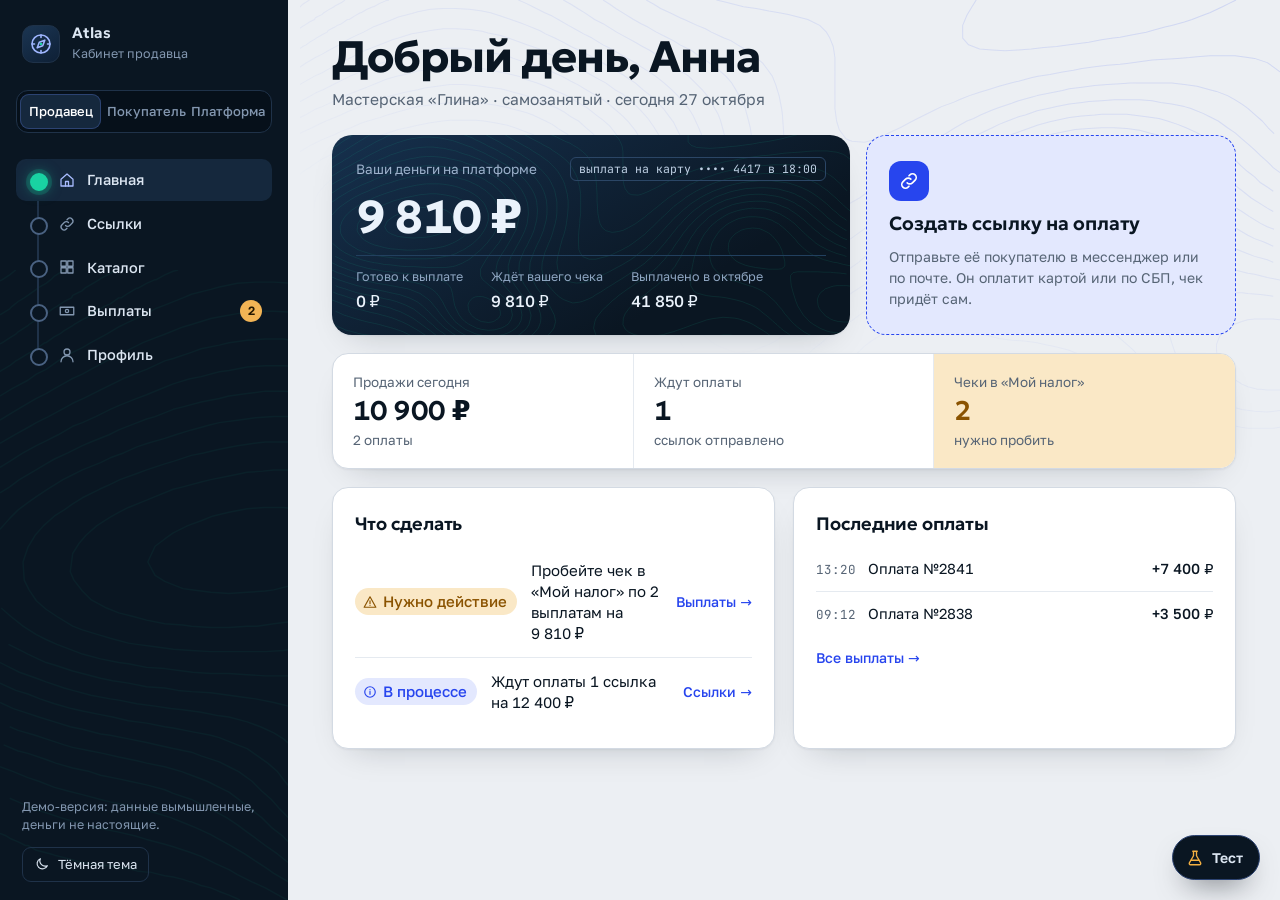
<file: index.html>
<!doctype html>
<html lang="ru">
<head>
<meta charset="utf-8">
<meta name="viewport" content="width=device-width, initial-scale=1, viewport-fit=cover">
<meta name="robots" content="noindex">
<meta name="theme-color" content="#0A1622">
<title>Atlas</title>
<link rel="stylesheet" href="styles.css">
<link rel="stylesheet" href="app.css">
</head>
<body>
<div class="app">
  <aside class="rail">
    <div class="brand">
      <span class="brand-mark" aria-hidden="true"><svg viewBox="0 0 24 24"><circle cx="12" cy="12" r="9"/><path d="M12 3v2.5M12 18.5V21M3 12h2.5M18.5 12H21"/><path d="M15.8 8.2l-2.1 5.5-5.5 2.1 2.1-5.5z"/><circle class="nd" cx="12" cy="12" r="1.3"/></svg></span>
      <div>
        <b>Atlas</b>
        <small id="roleNote">Кабинет продавца</small>
      </div>
    </div>
    <div class="roles" id="roles" role="tablist" aria-label="Чьими глазами смотреть"></div>
    <nav id="nav" class="nav" aria-label="Разделы"></nav>
    <div class="rail-foot">
      <p class="demo-note">Демо-версия: данные вымышленные, деньги не настоящие.</p>
      <button class="theme-btn" id="themeBtn" type="button" aria-label="Сменить тему"></button>
    </div>
  </aside>
  <main class="main" id="view" tabindex="-1"></main>
</div>

<button class="sim-btn" id="simBtn" type="button" aria-controls="sim" aria-expanded="false"><svg viewBox="0 0 24 24" aria-hidden="true"><path d="M9 3h6M10 3v6L4.5 18.5A1.7 1.7 0 006 21h12a1.7 1.7 0 001.5-2.5L14 9V3"/><path d="M7 15h10"/></svg><span>Тест</span></button>
<aside class="sim" id="sim" hidden aria-label="Тестовая панель">
  <div class="sim-head"><b>Тестовая панель</b><button class="sim-close" type="button" data-sim="close" aria-label="Закрыть"><svg viewBox="0 0 24 24" aria-hidden="true"><path d="M6 6l12 12M18 6L6 18"/></svg></button></div>
  <p class="sim-note">Имитирует внешние сервисы, чтобы проверить сбои. В рабочей системе этой панели нет.</p>
  <div class="sim-body"></div>
</aside>
<div class="toasts" id="toasts" aria-live="polite"></div>

<script src="data.js"></script>
<script src="js/core.js"></script>
<script src="js/seller.js"></script>
<script src="js/buyer.js"></script>
<script src="js/platform.js"></script>
<script src="js/main.js"></script>
</body>
</html>
</file>
<file: styles.css>
/* Стенд платёжного контура.
   Раскладка: тёмная боковая колонка с экранами, справа рабочая область на светлой «бумаге».
   Главная деталь: кассовая лента, которая выезжает при каждом чеке. Остальное сдержанно. */

@font-face{font-family:'Geologica';font-weight:600;font-style:normal;font-display:swap;src:url(fonts/geologica-cyrillic-600-normal.woff2) format('woff2');unicode-range:U+0301,U+0400-045F,U+0490-0491,U+04B0-04B1,U+2116}
@font-face{font-family:'Geologica';font-weight:600;font-style:normal;font-display:swap;src:url(fonts/geologica-latin-600-normal.woff2) format('woff2');unicode-range:U+0000-00FF,U+0131,U+0152-0153,U+02BB-02BC,U+02C6,U+02DA,U+02DC,U+2000-206F,U+2074,U+20AC,U+2122,U+2191,U+2193,U+2212,U+2215,U+FEFF,U+FFFD}
@font-face{font-family:'Geologica';font-weight:700;font-style:normal;font-display:swap;src:url(fonts/geologica-cyrillic-700-normal.woff2) format('woff2');unicode-range:U+0301,U+0400-045F,U+0490-0491,U+04B0-04B1,U+2116}
@font-face{font-family:'Geologica';font-weight:700;font-style:normal;font-display:swap;src:url(fonts/geologica-latin-700-normal.woff2) format('woff2');unicode-range:U+0000-00FF,U+0131,U+0152-0153,U+02BB-02BC,U+02C6,U+02DA,U+02DC,U+2000-206F,U+2074,U+20AC,U+2122,U+2191,U+2193,U+2212,U+2215,U+FEFF,U+FFFD}
@font-face{font-family:'Golos Text';font-weight:400;font-style:normal;font-display:swap;src:url(fonts/golos-text-cyrillic-400-normal.woff2) format('woff2');unicode-range:U+0301,U+0400-045F,U+0490-0491,U+04B0-04B1,U+2116}
@font-face{font-family:'Golos Text';font-weight:400;font-style:normal;font-display:swap;src:url(fonts/golos-text-latin-400-normal.woff2) format('woff2');unicode-range:U+0000-00FF,U+0131,U+0152-0153,U+02BB-02BC,U+02C6,U+02DA,U+02DC,U+2000-206F,U+2074,U+20AC,U+2122,U+2191,U+2193,U+2212,U+2215,U+FEFF,U+FFFD}
@font-face{font-family:'Golos Text';font-weight:500;font-style:normal;font-display:swap;src:url(fonts/golos-text-cyrillic-500-normal.woff2) format('woff2');unicode-range:U+0301,U+0400-045F,U+0490-0491,U+04B0-04B1,U+2116}
@font-face{font-family:'Golos Text';font-weight:500;font-style:normal;font-display:swap;src:url(fonts/golos-text-latin-500-normal.woff2) format('woff2');unicode-range:U+0000-00FF,U+0131,U+0152-0153,U+02BB-02BC,U+02C6,U+02DA,U+02DC,U+2000-206F,U+2074,U+20AC,U+2122,U+2191,U+2193,U+2212,U+2215,U+FEFF,U+FFFD}
@font-face{font-family:'Golos Text';font-weight:600;font-style:normal;font-display:swap;src:url(fonts/golos-text-cyrillic-600-normal.woff2) format('woff2');unicode-range:U+0301,U+0400-045F,U+0490-0491,U+04B0-04B1,U+2116}
@font-face{font-family:'Golos Text';font-weight:600;font-style:normal;font-display:swap;src:url(fonts/golos-text-latin-600-normal.woff2) format('woff2');unicode-range:U+0000-00FF,U+0131,U+0152-0153,U+02BB-02BC,U+02C6,U+02DA,U+02DC,U+2000-206F,U+2074,U+20AC,U+2122,U+2191,U+2193,U+2212,U+2215,U+FEFF,U+FFFD}
@font-face{font-family:'JetBrains Mono';font-weight:400;font-style:normal;font-display:swap;src:url(fonts/jetbrains-mono-cyrillic-400-normal.woff2) format('woff2');unicode-range:U+0301,U+0400-045F,U+0490-0491,U+04B0-04B1,U+2116}
@font-face{font-family:'JetBrains Mono';font-weight:400;font-style:normal;font-display:swap;src:url(fonts/jetbrains-mono-latin-400-normal.woff2) format('woff2');unicode-range:U+0000-00FF,U+0131,U+0152-0153,U+02BB-02BC,U+02C6,U+02DA,U+02DC,U+2000-206F,U+2074,U+20AC,U+2122,U+2191,U+2193,U+2212,U+2215,U+FEFF,U+FFFD}
@font-face{font-family:'JetBrains Mono';font-weight:500;font-style:normal;font-display:swap;src:url(fonts/jetbrains-mono-cyrillic-500-normal.woff2) format('woff2');unicode-range:U+0301,U+0400-045F,U+0490-0491,U+04B0-04B1,U+2116}
@font-face{font-family:'JetBrains Mono';font-weight:500;font-style:normal;font-display:swap;src:url(fonts/jetbrains-mono-latin-500-normal.woff2) format('woff2');unicode-range:U+0000-00FF,U+0131,U+0152-0153,U+02BB-02BC,U+02C6,U+02DA,U+02DC,U+2000-206F,U+2074,U+20AC,U+2122,U+2191,U+2193,U+2212,U+2215,U+FEFF,U+FFFD}


:root{
  --bg:#ECEFF3; --panel:#FFFFFF; --panel-2:#F4F6F9; --ink:#0A1622; --muted:#566475;
  --line:#D3DAE3; --line-2:#E5EAF0;
  --accent:#2745EE; --accent-ink:#FFFFFF; --accent-soft:#E3E8FE;
  --ok:#0B7A56; --ok-soft:#D7F2E8; --warn:#8A5300; --warn-soft:#FAE8C6; --bad:#BC2A24; --bad-soft:#FADEDC;
  --flow:#19D3A2;
  --rail:#0A1622; --rail-ink:#DCE6F2; --rail-muted:#8397B0; --rail-active:#15283D; --rail-line:#1F3249;
  --board:#0A1622; --board-2:#0F2035; --board-line:#1C3350; --board-ink:#E8F0FA; --board-muted:#8DA3BD;
  --paper:#FBFBF8; --paper-ink:#1B1F27; --paper-dim:#6A6F78; --paper-line:#C9CAC5;
  --contour:rgba(39,69,238,.15);
  --shadow:0 1px 2px rgba(10,22,34,.05),0 14px 34px -20px rgba(10,22,34,.28);
  --f-head:'Geologica','Segoe UI',system-ui,sans-serif;
  --f-body:'Golos Text','Segoe UI',system-ui,sans-serif;
  --f-mono:'JetBrains Mono',ui-monospace,Menlo,Consolas,monospace;
  --rail-w:288px;
  --contour-img:url("data:image/svg+xml,%3Csvg xmlns=%22http://www.w3.org/2000/svg%22 viewBox=%220 0 1200 520%22 fill=%22none%22 stroke=%22%23000%22 stroke-width=%221.2%22 stroke-linejoin=%22round%22%3E%3Cpath d=%22M841 0 L836 8 L830 18 L825 30 L825 45 L832 53 L845 58 L860 59 L875 60 L891 59 L906 58 L921 56 L936 55 L951 53 L958 52 L974 50 L989 47 L1003 45 L1011 44 L1026 41 L1042 38 L1049 36 L1064 32 L1072 30 L1087 26 L1096 23 L1109 18 L1117 15 L1132 8 L1140 4 L1148 0 M534 0 L543 2 L558 6 L566 8 L581 10 L596 13 L608 15 L619 17 L634 21 L642 23 L656 30 L664 38 L668 45 L672 55 L674 68 L674 83 L674 98 L674 113 L674 128 L676 143 L679 153 L687 164 L694 167 L709 168 L717 166 L732 160 L740 156 L751 151 L762 145 L770 141 L780 136 L792 130 L800 126 L814 121 L823 117 L833 113 L845 109 L855 106 L868 102 L882 98 L891 96 L906 92 L914 90 L928 88 L943 85 L956 83 L966 81 L981 79 L996 77 L1011 76 L1019 75 L1034 73 L1049 71 L1064 70 L1079 69 L1093 68 L1102 67 L1117 66 L1132 66 L1147 66 L1162 68 L1170 69 L1185 74 L1192 79 L1200 85 M451 0 L460 5 L468 10 L479 15 L491 21 L498 24 L511 30 L521 34 L528 38 L543 45 L551 48 L559 53 L571 60 L581 68 L589 75 L595 83 L600 90 L604 100 L608 113 L611 128 L612 136 L613 151 L614 166 L614 181 L615 196 L616 211 L619 226 L621 234 L626 243 L634 250 L649 254 L664 252 L675 249 L687 243 L694 239 L703 234 L714 226 L724 219 L732 212 L740 206 L747 200 L755 194 L762 188 L771 181 L781 173 L792 166 L800 161 L808 156 L816 151 L830 143 L838 140 L846 136 L860 130 L868 127 L883 122 L891 119 L906 115 L913 113 L928 110 L943 107 L951 105 L966 103 L981 101 L996 100 L1011 99 L1023 98 L1034 98 L1049 98 L1064 98 L1072 98 L1087 100 L1102 102 L1117 106 L1125 108 L1138 113 L1147 118 L1155 123 L1162 128 L1171 136 L1179 143 L1186 151 L1193 158 M0 9 L2 8 L8 4 L13 0 M198 520 L196 519 L189 516 L181 513 L179 512 L174 510 L166 508 L158 505 L157 505 L151 503 L143 501 L136 500 L128 498 L124 497 L121 497 L113 496 L106 494 L98 493 L91 492 L83 491 L75 490 L75 490 L68 489 L60 487 L53 485 L45 483 L42 482 L38 481 L30 479 L23 475 L21 475 L15 472 L8 469 L5 467 L0 465 M400 0 L408 5 L415 10 L423 15 L436 23 L445 28 L453 32 L463 38 L475 44 L483 48 L491 53 L505 60 L513 66 L521 71 L528 76 L537 83 L545 90 L552 98 L558 108 L565 121 L568 128 L572 143 L574 151 L576 166 L576 181 L576 196 L576 211 L574 226 L574 234 L572 249 L571 264 L571 279 L572 294 L575 301 L581 310 L596 316 L611 316 L626 312 L638 309 L649 305 L657 301 L672 294 L679 290 L687 286 L697 279 L708 271 L717 264 L725 258 L732 251 L740 244 L747 237 L755 229 L762 222 L770 215 L777 208 L785 201 L792 194 L800 188 L810 181 L820 173 L830 167 L838 162 L845 158 L860 151 L868 147 L878 143 L891 138 L899 136 L913 131 L927 128 L936 126 L951 123 L966 121 L974 120 L989 119 L1004 118 L1019 118 L1034 118 L1049 119 L1059 121 L1072 123 L1087 126 L1094 128 L1109 134 L1117 138 L1127 143 L1138 151 L1147 157 L1155 164 L1162 170 L1170 177 L1177 184 L1185 191 L1192 198 L1200 204 M0 37 L8 32 L10 30 L15 26 L20 23 L23 21 L30 16 L31 15 L38 11 L42 8 L45 5 L53 0 L53 0 M237 520 L226 514 L219 510 L208 505 L196 499 L189 495 L178 490 L166 484 L158 481 L143 476 L136 474 L121 470 L111 467 L98 464 L83 461 L75 459 L60 455 L50 452 L38 448 L28 445 L15 439 L8 436 M353 0 L362 5 L370 10 L378 15 L390 23 L400 28 L408 33 L416 38 L429 45 L438 50 L445 54 L456 60 L468 68 L475 72 L483 77 L491 83 L501 90 L509 98 L517 106 L523 113 L528 121 L536 135 L539 143 L543 158 L545 166 L547 181 L547 196 L546 211 L544 226 L543 234 L540 249 L536 263 L533 271 L529 286 L527 294 L523 309 L521 324 L523 339 L528 350 L536 359 L543 365 L554 369 L566 371 L581 370 L589 368 L604 363 L611 360 L624 354 L634 349 L642 345 L653 339 L664 333 L672 329 L680 324 L692 317 L702 310 L709 304 L717 298 L725 292 L732 286 L740 278 L747 271 L755 263 L762 255 L770 246 L777 238 L785 230 L792 222 L800 215 L808 208 L815 201 L823 195 L831 188 L842 181 L853 174 L860 170 L868 166 L883 159 L891 156 L905 151 L913 148 L928 144 L936 142 L951 139 L966 137 L981 136 L989 135 L1004 135 L1019 135 L1026 136 L1042 138 L1057 140 L1067 143 L1079 147 L1089 151 L1102 157 L1109 161 L1117 166 L1127 173 L1137 181 L1146 188 L1154 196 L1162 203 L1170 209 L1177 216 L1185 221 L1192 226 M0 61 L2 60 L8 56 L13 53 L15 51 L23 46 L24 45 L30 41 L36 38 L38 36 L45 31 L47 30 L53 26 L59 23 L60 21 L68 17 L70 15 L75 12 L82 8 L83 7 L91 3 L95 0 M267 520 L257 515 L249 511 L238 505 L226 498 L219 493 L211 488 L202 482 L190 475 L181 470 L174 466 L161 460 L151 456 L141 452 L128 448 L116 445 L106 442 L91 439 L83 437 L68 433 L56 430 L45 427 L32 422 L23 419 L11 414 L0 410 M300 0 L309 4 L317 8 L331 15 L340 19 L347 23 L359 30 L370 36 L377 40 L387 45 L400 53 L408 57 L415 61 L427 68 L438 74 L445 79 L453 84 L462 90 L472 98 L481 106 L488 113 L495 121 L501 128 L506 136 L513 151 L516 158 L519 173 L521 184 L521 196 L521 209 L520 219 L517 234 L513 248 L511 256 L506 270 L502 279 L498 289 L493 301 L491 309 L487 324 L486 339 L489 354 L492 362 L498 372 L506 382 L513 390 L521 398 L528 404 L536 409 L549 414 L558 417 L574 415 L581 413 L596 407 L604 403 L611 398 L622 392 L634 384 L642 379 L649 375 L658 369 L670 362 L679 356 L687 351 L694 346 L705 339 L715 332 L725 325 L732 318 L740 312 L747 305 L755 297 L762 289 L770 280 L777 271 L783 264 L789 256 L795 249 L801 241 L808 234 L815 226 L823 218 L830 211 L839 203 L849 196 L860 188 L868 184 L875 180 L888 173 L898 169 L907 166 L921 161 L933 158 L943 156 L958 153 L974 152 L989 151 L1004 151 L1019 152 L1034 154 L1049 158 L1057 160 L1072 165 L1079 169 L1088 173 L1101 181 L1109 187 L1117 193 L1125 199 L1132 205 L1140 212 L1147 219 L1156 226 L1166 234 L1177 241 L1185 246 L1192 250 M0 84 L1 83 L8 79 L13 75 L15 74 L23 69 L25 68 L30 65 L37 60 L38 60 L45 55 L49 53 L53 50 L60 46 L61 45 L68 41 L74 38 L75 36 L83 32 L86 30 L91 28 L98 23 L100 23 L106 19 L113 15 L114 15 L121 11 L128 8 L129 8 L136 4 L143 1 L147 0 M295 520 L287 517 L278 512 L264 505 L257 501 L249 496 L239 490 L229 482 L219 475 L211 469 L204 464 L196 458 L187 452 L174 445 L166 441 L158 437 L143 432 L136 429 L121 425 L107 422 L98 420 L83 417 L74 414 L60 411 L46 407 L38 404 L23 399 L15 397 L3 392 M542 520 L536 520 L528 520 L526 520 M0 104 L10 98 L23 91 L30 86 L38 82 L48 75 L60 68 L68 64 L75 60 L88 53 L98 47 L106 43 L117 38 L128 32 L136 29 L151 23 L158 20 L174 16 L181 14 L196 11 L211 10 L226 10 L242 11 L257 13 L267 15 L279 19 L291 23 L302 27 L310 30 L325 36 L332 40 L343 45 L355 51 L362 55 L373 60 L385 66 L392 71 L401 75 L414 83 L423 88 L430 93 L438 98 L447 106 L456 113 L464 121 L471 128 L477 136 L483 144 L490 158 L493 166 L497 181 L498 196 L498 203 L498 211 L496 226 L492 241 L490 249 L484 264 L481 271 L475 283 L470 294 L467 301 L461 317 L459 324 L458 339 L460 353 L464 362 L468 370 L475 383 L482 392 L487 399 L493 407 L498 415 L506 427 L511 437 L515 445 L518 460 L514 475 L509 482 L502 490 L493 497 L483 503 L475 507 L464 512 L453 517 L443 520 M327 520 L317 517 L305 512 L294 508 L287 505 L274 497 L264 492 L257 486 L249 481 L241 475 L233 467 L224 460 L216 452 L207 445 L197 437 L189 431 L181 427 L171 422 L158 417 L150 414 L136 410 L121 407 L113 405 L98 402 L85 399 L75 397 L60 394 L53 392 L38 387 L29 384 L15 380 L8 377 M653 520 L642 515 L634 511 L625 505 L617 497 L611 490 L606 475 L609 460 L612 452 L619 443 L626 434 L634 426 L642 419 L649 412 L657 406 L665 399 L675 392 L686 384 L694 379 L702 373 L709 368 L719 362 L729 354 L739 347 L747 340 L755 333 L762 325 L770 317 L776 309 L782 301 L788 294 L793 286 L800 276 L808 265 L814 256 L820 249 L826 241 L833 234 L840 226 L848 219 L857 211 L867 203 L875 198 L883 193 L892 188 L906 182 L913 179 L928 175 L936 173 L951 169 L966 167 L981 166 L996 166 L1011 168 L1026 170 L1040 173 L1049 176 L1061 181 L1072 186 L1079 191 L1088 196 L1098 203 L1107 211 L1116 219 L1125 226 L1132 232 L1140 239 L1147 245 L1155 250 L1164 256 L1177 264 L1185 268 L1193 271 M1004 520 L1004 520 L996 516 L990 512 L989 512 L981 508 L974 505 L974 505 L966 502 L958 499 L954 497 L951 496 L943 494 L936 493 L928 492 L921 491 L913 491 L906 491 L898 492 L891 493 L883 494 L875 495 L868 497 L867 497 L860 499 L853 501 L845 503 L840 505 L838 506 L830 508 L823 510 L815 512 L815 512 L808 514 L800 516 L792 518 L786 520 M0 124 L8 119 L18 113 L30 106 L38 102 L45 98 L59 90 L68 86 L75 82 L88 75 L98 70 L106 66 L118 60 L128 56 L136 53 L151 47 L158 45 L174 40 L185 38 L196 36 L211 34 L226 34 L242 35 L257 37 L264 39 L279 42 L288 45 L302 50 L310 53 L325 58 L332 62 L346 68 L355 72 L362 76 L376 83 L385 88 L392 92 L403 98 L414 106 L423 111 L430 117 L438 124 L445 131 L453 140 L460 150 L465 158 L469 166 L474 181 L475 192 L476 203 L475 218 L474 226 L470 241 L468 249 L462 264 L458 271 L453 282 L446 294 L443 301 L438 313 L434 324 L433 339 L436 354 L439 362 L445 374 L452 384 L457 392 L462 399 L468 408 L475 421 L479 430 L483 442 L484 452 L483 462 L478 475 L472 482 L465 490 L454 497 L445 502 L438 505 L423 511 L415 512 L400 515 L385 516 L370 516 L355 515 L340 512 L332 511 L317 506 L309 503 L297 497 L287 492 L279 487 L272 482 L262 475 L253 467 L246 460 L238 452 L231 445 L224 437 L216 430 L208 422 L197 414 L189 410 L181 406 L166 401 L158 398 L143 395 L130 392 L121 390 L106 387 L91 384 L83 383 L68 379 L58 377 L45 373 L32 369 L23 366 L11 362 L0 357 M1062 520 L1049 514 L1042 509 L1034 505 L1023 497 L1012 490 L1004 484 L996 479 L989 475 L976 467 L966 462 L958 459 L943 454 L933 452 L921 451 L906 450 L891 452 L883 453 L868 456 L857 460 L845 464 L836 467 L823 472 L815 475 L800 480 L792 483 L777 487 L768 490 L755 492 L740 494 L725 494 L709 492 L700 490 L687 484 L679 477 L674 467 L675 452 L679 442 L687 431 L694 423 L702 416 L709 409 L717 403 L725 398 L732 392 L742 384 L752 377 L761 369 L770 362 L777 354 L784 347 L789 339 L795 332 L800 323 L808 310 L812 301 L816 294 L823 282 L829 271 L833 264 L839 256 L845 247 L853 238 L860 231 L868 224 L875 217 L885 211 L897 203 L906 199 L913 196 L928 190 L936 188 L951 185 L966 183 L981 182 L996 182 L1011 184 L1026 187 L1034 190 L1049 196 L1057 199 L1064 204 L1075 211 L1085 219 L1094 226 L1102 233 L1109 240 L1117 247 L1125 253 L1132 259 L1140 265 L1150 271 L1162 278 L1170 282 L1181 286 L1192 291 M0 143 L12 136 L23 130 L30 126 L40 121 L53 114 L60 110 L69 106 L83 99 L91 95 L101 90 L113 85 L121 82 L136 75 L143 73 L158 68 L166 65 L181 62 L189 60 L204 58 L219 57 L234 57 L249 59 L259 60 L272 63 L287 66 L294 69 L309 74 L317 76 L332 82 L340 85 L351 90 L362 96 L370 100 L380 106 L392 113 L400 118 L408 124 L415 130 L423 137 L430 144 L438 154 L445 166 L448 173 L453 187 L454 196 L455 211 L453 226 L452 234 L447 249 L444 256 L438 268 L432 279 L428 286 L423 295 L415 309 L412 317 L408 332 L409 347 L414 362 L419 369 L424 377 L430 385 L438 396 L445 406 L450 414 L454 422 L459 437 L461 445 L460 453 L456 467 L451 475 L444 482 L434 490 L423 496 L415 499 L400 503 L385 505 L377 505 L364 505 L355 504 L340 501 L325 497 L317 494 L306 490 L294 483 L287 478 L279 472 L272 466 L264 458 L257 450 L249 440 L242 430 L235 422 L229 414 L221 407 L211 400 L204 395 L196 392 L181 386 L174 384 L158 381 L143 378 L136 377 L121 374 L106 372 L93 369 L83 367 L68 364 L59 362 L45 358 L33 354 L23 350 L13 347 L0 341 M1127 520 L1117 518 L1102 513 L1094 510 L1083 505 L1072 498 L1064 494 L1057 488 L1048 482 L1039 475 L1031 467 L1022 460 L1014 452 L1005 445 L996 438 L989 432 L981 427 L971 422 L958 417 L951 414 L936 410 L922 407 L913 405 L898 403 L883 402 L868 400 L860 398 L845 394 L838 389 L831 377 L831 362 L832 347 L835 332 L838 317 L840 309 L845 294 L848 286 L853 275 L859 264 L864 256 L870 249 L876 241 L884 234 L894 226 L905 219 L913 214 L921 210 L936 205 L943 203 L958 200 L974 198 L989 199 L1004 200 L1017 203 L1026 207 L1037 211 L1049 218 L1057 223 L1064 228 L1072 234 L1079 241 L1087 249 L1095 256 L1103 264 L1112 271 L1121 279 L1132 286 L1140 290 L1147 294 L1162 300 L1170 303 L1185 307 L1192 310 M0 163 L8 158 L19 151 L30 145 L38 141 L48 136 L60 129 L68 126 L79 121 L91 115 L98 112 L113 106 L121 103 L133 98 L143 94 L156 90 L166 88 L181 84 L189 83 L204 80 L219 79 L234 79 L249 80 L264 82 L272 84 L287 87 L300 90 L309 94 L322 98 L332 102 L341 106 L355 112 L362 116 L370 121 L382 128 L392 136 L400 142 L408 149 L415 158 L421 166 L425 173 L430 186 L433 196 L434 211 L432 226 L430 235 L426 249 L422 256 L415 269 L409 279 L405 286 L400 294 L392 306 L386 317 L383 324 L380 339 L383 354 L387 362 L393 369 L400 378 L408 387 L415 395 L423 405 L429 414 L433 422 L438 433 L440 445 L438 457 L433 467 L426 475 L416 482 L408 486 L397 490 L385 492 L370 493 L355 493 L340 490 L332 488 L318 482 L309 478 L302 473 L294 467 L285 460 L279 452 L272 443 L264 430 L260 422 L256 414 L249 403 L242 394 L234 387 L226 382 L215 377 L204 373 L189 369 L181 368 L166 365 L151 363 L141 362 L128 360 L113 358 L98 355 L91 354 L75 351 L60 347 L53 345 L38 340 L30 337 L16 332 L8 328 L0 324 M1200 505 L1192 506 L1177 506 L1162 506 L1154 505 L1140 502 L1125 498 L1117 495 L1105 490 L1094 484 L1087 479 L1079 473 L1072 467 L1064 459 L1057 451 L1049 442 L1042 432 L1034 423 L1027 414 L1019 407 L1011 400 L1004 394 L996 389 L986 384 L974 379 L966 377 L951 372 L943 369 L928 365 L920 362 L906 355 L898 350 L891 344 L883 335 L878 324 L875 310 L875 301 L876 294 L880 279 L884 271 L891 260 L898 250 L906 243 L913 237 L921 232 L933 226 L943 222 L958 219 L966 218 L981 218 L992 219 L1004 221 L1019 226 L1026 230 L1034 234 L1043 241 L1052 249 L1060 256 L1067 264 L1074 271 L1080 279 L1088 286 L1096 294 L1106 301 L1117 308 L1125 311 L1139 317 L1147 319 L1162 323 L1170 324 L1185 328 L1200 331 M0 184 L8 179 L16 173 L28 166 L38 160 L45 156 L56 151 L68 145 L75 142 L90 136 L98 132 L108 128 L121 123 L128 121 L143 115 L151 113 L166 109 L181 106 L189 104 L204 102 L219 100 L234 100 L249 101 L264 103 L279 105 L287 107 L302 111 L309 113 L325 119 L332 122 L346 128 L355 133 L362 138 L371 143 L380 151 L388 158 L395 166 L400 173 L408 188 L410 196 L412 211 L411 226 L408 238 L404 249 L400 256 L392 269 L386 279 L380 286 L374 294 L368 301 L362 309 L355 320 L348 332 L344 339 L344 354 L348 362 L356 369 L365 377 L375 384 L384 392 L392 399 L400 406 L407 414 L412 422 L415 430 L418 445 L415 455 L408 466 L400 471 L392 475 L377 479 L362 480 L347 478 L335 475 L325 470 L317 466 L308 460 L300 452 L294 444 L287 430 L284 422 L281 407 L279 395 L276 384 L272 377 L263 369 L249 363 L242 361 L226 357 L211 354 L204 353 L189 351 L174 349 L158 348 L147 347 L136 345 L121 344 L106 341 L93 339 L83 337 L68 333 L60 331 L45 326 L38 324 L23 317 L15 313 L7 309 M948 249 L958 246 L974 244 L989 245 L999 249 L1011 255 L1019 261 L1026 269 L1034 279 L1038 286 L1042 295 L1046 309 L1049 322 L1049 332 L1042 338 L1034 339 L1021 339 L1011 339 L996 337 L981 335 L966 332 L958 330 L943 324 L936 320 L928 313 L921 303 L918 294 L919 279 L922 271 L928 263 L936 256 L948 249 M1200 485 L1185 487 L1170 486 L1155 484 L1147 482 L1132 476 L1125 472 L1116 467 L1106 460 L1099 452 L1092 445 L1087 437 L1079 424 L1075 414 L1072 405 L1068 392 L1064 377 L1063 369 L1062 354 L1068 347 L1079 345 L1094 345 L1109 345 L1125 345 L1140 346 L1155 346 L1162 347 L1177 348 L1192 350 M0 214 L8 205 L15 198 L23 192 L30 187 L39 181 L52 173 L60 169 L68 165 L83 159 L91 155 L102 151 L113 146 L122 143 L136 139 L145 136 L158 132 L173 128 L181 126 L196 124 L211 122 L226 121 L242 121 L257 122 L272 124 L287 127 L294 129 L309 133 L317 136 L332 143 L340 147 L347 152 L357 158 L365 166 L373 173 L378 181 L385 195 L387 203 L388 219 L386 234 L383 241 L377 254 L371 264 L365 271 L359 279 L352 286 L345 294 L336 301 L327 309 L317 317 L309 321 L302 325 L287 331 L279 333 L264 335 L249 335 L234 335 L219 335 L204 334 L189 333 L174 333 L159 332 L151 331 L136 329 L121 328 L106 325 L98 324 L83 321 L68 317 L60 314 L47 309 L38 305 L30 301 L19 294 L9 286 L1 279 M324 407 L325 406 L332 403 L340 402 L347 402 L355 404 L362 407 L362 407 L370 411 L375 414 L377 417 L383 422 L385 425 L388 430 L390 437 L390 445 L386 452 L385 453 L377 458 L374 460 L370 461 L362 462 L355 461 L347 460 L346 460 L340 457 L332 453 L331 452 L325 447 L323 445 L318 437 L317 434 L316 430 L315 422 L317 416 L318 414 L324 407 M1200 461 L1192 461 L1185 461 L1177 460 L1173 460 L1170 459 L1162 457 L1155 454 L1152 452 L1147 449 L1141 445 L1140 443 L1134 437 L1132 434 L1129 430 L1126 422 L1125 414 L1125 407 L1128 399 L1132 393 L1133 392 L1140 387 L1143 384 L1147 383 L1155 380 L1162 378 L1170 377 L1175 377 L1177 377 L1185 377 L1189 377 L1192 377 L1200 378 M210 143 L219 142 L234 142 L249 142 L259 143 L272 145 L287 148 L296 151 L309 156 L317 159 L329 166 L339 173 L347 181 L353 188 L357 196 L362 211 L362 219 L362 226 L357 241 L353 249 L347 258 L340 267 L332 274 L325 281 L317 286 L305 294 L294 299 L287 303 L272 308 L264 309 L249 312 L234 314 L219 315 L204 315 L189 315 L174 315 L158 314 L143 313 L128 311 L113 309 L106 308 L91 304 L81 301 L68 297 L60 294 L47 286 L38 280 L30 273 L24 264 L20 256 L19 241 L23 229 L29 219 L36 211 L45 203 L53 198 L60 193 L68 188 L82 181 L91 177 L99 173 L113 168 L121 165 L136 160 L143 158 L158 153 L168 151 L181 148 L196 145 L210 143 M217 166 L226 165 L242 165 L251 166 L264 168 L279 171 L287 173 L302 180 L309 185 L317 191 L325 201 L329 211 L330 226 L325 241 L320 249 L313 256 L305 264 L294 271 L287 275 L279 279 L264 285 L257 287 L242 290 L226 292 L212 294 L204 294 L189 295 L174 295 L158 294 L151 293 L136 292 L121 289 L110 286 L98 283 L88 279 L75 272 L68 265 L61 256 L58 249 L60 234 L65 226 L71 219 L80 211 L91 204 L98 200 L106 196 L121 190 L128 187 L143 181 L151 179 L166 175 L174 173 L189 170 L204 167 L217 166 M218 196 L226 196 L234 196 L249 198 L264 203 L272 208 L279 216 L281 226 L279 234 L272 244 L264 250 L252 256 L242 260 L226 264 L219 265 L204 266 L189 267 L174 266 L158 264 L151 263 L136 257 L128 252 L122 241 L128 228 L136 222 L143 217 L155 211 L166 207 L176 203 L189 200 L204 197 L218 196%22/%3E%3C/svg%3E");
}
@media (prefers-color-scheme: dark){
  :root:not([data-theme="light"]){
    --bg:#070D15; --panel:#0E1824; --panel-2:#132133; --ink:#E8EEF7; --muted:#94A5BC;
    --line:#21334B; --line-2:#182A40;
    --accent:#86A0FF; --accent-ink:#08101C; --accent-soft:#1A2A57;
    --ok:#46CB98; --ok-soft:#10372B; --warn:#F2B455; --warn-soft:#3A2B0E; --bad:#FF7E76; --bad-soft:#40181A;
    --rail:#050A11; --rail-line:#14253A; --rail-active:#112238;
    --board:#0C1B2C; --board-2:#112640; --board-line:#1E3652;
    --paper:#E9E8E2; --paper-dim:#5F646D; --paper-line:#B9BAB4;
    --contour:rgba(134,160,255,.14);
    --shadow:0 1px 0 rgba(0,0,0,.4),0 16px 34px -18px rgba(0,0,0,.75);
    color-scheme:dark;
  }
}
:root[data-theme="dark"]{
  --bg:#070D15; --panel:#0E1824; --panel-2:#132133; --ink:#E8EEF7; --muted:#94A5BC;
  --line:#21334B; --line-2:#182A40;
  --accent:#86A0FF; --accent-ink:#08101C; --accent-soft:#1A2A57;
  --ok:#46CB98; --ok-soft:#10372B; --warn:#F2B455; --warn-soft:#3A2B0E; --bad:#FF7E76; --bad-soft:#40181A;
  --rail:#050A11; --rail-line:#14253A; --rail-active:#112238;
  --board:#0C1B2C; --board-2:#112640; --board-line:#1E3652;
  --paper:#E9E8E2; --paper-dim:#5F646D; --paper-line:#B9BAB4;
  --contour:rgba(134,160,255,.14);
  --shadow:0 1px 0 rgba(0,0,0,.4),0 16px 34px -18px rgba(0,0,0,.75);
  color-scheme:dark;
}

*{box-sizing:border-box}
html{-webkit-text-size-adjust:100%}
body{margin:0;background:var(--bg);color:var(--ink);font-family:var(--f-body);font-size:15px;line-height:1.5;font-variant-numeric:tabular-nums;-webkit-font-smoothing:antialiased}
h1,h2,h3{font-family:var(--f-head);font-weight:600;letter-spacing:-.012em;text-wrap:balance;margin:0}
p{margin:0}
button{font:inherit;color:inherit}
a{color:inherit}
:focus-visible{outline:2px solid var(--accent);outline-offset:2px;border-radius:4px}
.app{display:grid;grid-template-columns:var(--rail-w) minmax(0,1fr);min-height:100vh}

/* боковая колонка: сама работает как линия маршрута */
.rail{background:var(--rail);color:var(--rail-ink);padding:24px 16px 18px;display:flex;flex-direction:column;gap:26px;position:sticky;top:0;height:100vh;overflow:auto}
.rail::before{content:"";position:absolute;inset:0;background:var(--flow);opacity:.05;-webkit-mask:var(--contour-img) left bottom/auto 70% no-repeat;mask:var(--contour-img) left bottom/auto 70% no-repeat;pointer-events:none}
.rail>*{position:relative}
.brand{display:flex;gap:12px;align-items:center;padding:0 6px}
.brand b{display:block;font-family:var(--f-head);font-weight:600;font-size:15px;line-height:1.25}
.brand small{display:block;color:var(--rail-muted);font-size:12.5px;margin-top:2px}
.brand-mark{flex:none;width:38px;height:38px;border-radius:11px;background:linear-gradient(150deg,#1B3552,#0E2036);border:1px solid var(--rail-line);display:grid;place-items:center}
.brand-mark svg{width:24px;height:24px;stroke:#9FB6FF;fill:none;stroke-width:1.6;stroke-linecap:round;stroke-linejoin:round}
.brand-mark svg .nd{fill:var(--flow);stroke:none}
.nav{display:flex;flex-direction:column;gap:2px;position:relative}
.nav::before{content:"";position:absolute;left:21px;top:20px;bottom:20px;width:2px;background:var(--rail-line);border-radius:1px}
.nav a{display:flex;align-items:center;gap:11px;padding:10px 10px 10px 42px;border-radius:10px;text-decoration:none;color:var(--rail-ink);font-weight:500;font-size:14.5px;position:relative}
.nav a::before{content:"";position:absolute;left:14px;top:50%;width:14px;height:14px;margin-top:-7px;border-radius:50%;background:var(--rail);border:2px solid #4A6282;transition:background .15s,border-color .15s,box-shadow .15s}
.nav a svg{flex:none;width:18px;height:18px;stroke:var(--rail-muted);fill:none;stroke-width:1.7;stroke-linecap:round;stroke-linejoin:round}
.nav a:hover{background:rgba(255,255,255,.05)}
.nav a:hover::before{border-color:#9FB6FF}
.nav a[aria-current="page"]{background:var(--rail-active)}
.nav a[aria-current="page"] svg{stroke:#A9BCFF}
.nav a[aria-current="page"]::before{background:var(--flow);border-color:var(--flow);box-shadow:0 0 0 4px rgba(25,211,162,.18),0 0 14px rgba(25,211,162,.55)}
.nav .sep{padding:14px 10px 4px 42px;font-size:12px;color:var(--rail-muted);letter-spacing:.02em}
.nav .badge{margin-left:auto;min-width:22px;height:22px;padding:0 6px;border-radius:11px;background:#F2B455;color:#241700;font-size:12px;font-weight:600;display:grid;place-items:center}
.nav .badge.zero{background:transparent;color:#46CB98;border:1px solid #2a5a49}
.rail-foot{margin-top:auto;display:flex;flex-direction:column;gap:12px;padding:0 6px}
.demo-note{font-size:12.5px;color:var(--rail-muted);line-height:1.45}
.rail-link{font-size:13.5px;color:var(--rail-ink);text-decoration:underline;text-underline-offset:3px;text-decoration-color:var(--rail-line)}
.rail-link:hover{text-decoration-color:var(--rail-ink)}
.theme-btn{align-self:flex-start;display:inline-flex;align-items:center;gap:8px;background:transparent;border:1px solid var(--rail-line);color:var(--rail-ink);padding:7px 11px;border-radius:9px;cursor:pointer;font-size:13px}
.theme-btn:hover{background:rgba(255,255,255,.05)}
.theme-btn svg{width:16px;height:16px;stroke:currentColor;fill:none;stroke-width:1.7;stroke-linecap:round;stroke-linejoin:round}

/* рабочая область: сверху топографические линии, фирменный фон «Атласа» */
.main{padding:34px clamp(20px,3.4vw,52px) 72px;min-width:0;max-width:1220px;outline:none;position:relative;isolation:isolate}
.main::before{content:"";position:absolute;z-index:-1;top:0;right:0;width:min(980px,100%);height:440px;background:var(--contour);pointer-events:none;
  -webkit-mask-image:var(--contour-img),linear-gradient(200deg,#000 0%,transparent 72%);mask-image:var(--contour-img),linear-gradient(200deg,#000 0%,transparent 72%);
  -webkit-mask-size:cover,100% 100%;mask-size:cover,100% 100%;-webkit-mask-position:right top,0 0;mask-position:right top,0 0;-webkit-mask-repeat:no-repeat;mask-repeat:no-repeat;
  -webkit-mask-composite:source-in;mask-composite:intersect}
.head{display:flex;gap:16px;align-items:flex-start;justify-content:space-between;flex-wrap:wrap;margin-bottom:24px}
.head>div{min-width:0}
.head h1{font-size:clamp(30px,3.6vw,44px);line-height:1.05;font-weight:700;letter-spacing:-.025em}
.lead{color:var(--muted);max-width:64ch;margin-top:10px;font-size:15.5px;line-height:1.58}
.grid{display:grid;gap:18px;min-width:0}
.grid.two{grid-template-columns:minmax(0,5fr) minmax(0,7fr)}
.grid.two-narrow{grid-template-columns:minmax(0,4fr) minmax(0,8fr)}
.panel{background:var(--panel);border:1px solid var(--line);border-radius:16px;padding:22px;box-shadow:var(--shadow);min-width:0}
.panel h2{font-size:18px;margin-bottom:4px}
.panel .sub,.sub{color:var(--muted);font-size:14px}
.stack{display:flex;flex-direction:column;gap:14px}
.row{display:flex;gap:10px;flex-wrap:wrap;align-items:center}
.sp{margin-top:18px}

/* маршрут платежа над каждым экраном */
.route{display:flex;align-items:center;margin:0 0 16px;overflow-x:auto;scrollbar-width:none;padding:2px 0}
.route a{display:flex;align-items:center;gap:8px;text-decoration:none;color:var(--muted);font-size:13px;white-space:nowrap;padding:3px 0}
.route a i{width:11px;height:11px;border-radius:50%;border:2px solid var(--line);background:var(--bg);flex:none}
.route a + a::before{content:"";width:20px;height:2px;margin:0 8px;background:var(--line);flex:none;border-radius:1px}
.route a:hover{color:var(--ink)}
.route a.on{color:var(--ink);font-weight:600}
.route a.on i{background:var(--accent);border-color:var(--accent);box-shadow:0 0 0 4px var(--accent-soft)}
.route a.pass i{border-color:var(--accent)}
.route a.pass + a::before{background:var(--accent)}

/* кнопки и переключатели */
.btn{display:inline-flex;align-items:center;justify-content:center;gap:8px;padding:10px 17px;border-radius:10px;border:1px solid var(--line);background:var(--panel);cursor:pointer;font-weight:500;font-size:14.5px;line-height:1.2;transition:background .12s,border-color .12s,transform .08s,box-shadow .12s;box-shadow:0 1px 1px rgba(10,22,34,.04)}
.btn:hover{background:var(--panel-2);border-color:var(--muted)}
.btn:active{transform:translateY(1px)}
.btn.primary{background:linear-gradient(180deg,color-mix(in srgb,var(--accent) 92%,#fff),var(--accent));border-color:var(--accent);color:var(--accent-ink);box-shadow:0 6px 16px -8px var(--accent),inset 0 1px 0 rgba(255,255,255,.18)}
.btn.primary:hover{filter:brightness(1.07);background:linear-gradient(180deg,color-mix(in srgb,var(--accent) 92%,#fff),var(--accent))}
.btn.sm{padding:7px 12px;font-size:13.5px;border-radius:9px}
.btn.quiet{border-color:transparent;background:transparent;color:var(--muted);box-shadow:none}
.btn.quiet:hover{color:var(--ink);background:var(--panel-2)}
.btn[disabled]{opacity:.45;cursor:not-allowed;transform:none;filter:none;box-shadow:none}
.btn[disabled]:hover{background:var(--panel);border-color:var(--line)}
.btn.primary[disabled]:hover{background:var(--accent);border-color:var(--accent)}
.switch{display:flex;gap:12px;align-items:flex-start;cursor:pointer;padding:13px 14px;border:1px solid var(--line);border-radius:12px;background:var(--panel-2);text-align:left;width:100%}
.switch .track{flex:none;width:42px;height:24px;border-radius:12px;background:var(--line);position:relative;transition:background .15s;margin-top:1px}
.switch .track::after{content:"";position:absolute;left:3px;top:3px;width:18px;height:18px;border-radius:50%;background:#fff;transition:transform .15s;box-shadow:0 1px 3px rgba(0,0,0,.3)}
.switch[aria-checked="true"] .track{background:var(--ok)}
.switch[aria-checked="true"] .track::after{transform:translateX(18px)}
.switch.danger[aria-checked="true"] .track{background:var(--bad)}
.switch b{display:block;font-weight:600;font-size:14.5px}
.switch small{display:block;color:var(--muted);font-size:13px;margin-top:2px;line-height:1.4}

/* плашки статуса: цвет + форма */
.pill{display:inline-flex;align-items:center;gap:6px;padding:3px 10px 3px 8px;border-radius:999px;font-size:13px;font-weight:500;white-space:nowrap;line-height:1.35}
.pill svg{width:14px;height:14px;flex:none;stroke:currentColor;fill:none;stroke-width:2;stroke-linecap:round;stroke-linejoin:round}
.pill.ok{background:var(--ok-soft);color:var(--ok)}
.pill.risk,.pill.warn{background:var(--warn-soft);color:var(--warn)}
.pill.bad{background:var(--bad-soft);color:var(--bad)}
.pill.none{background:transparent;color:var(--muted);border:1px dashed var(--muted);padding:2px 9px 2px 7px}
.pill.info{background:var(--accent-soft);color:var(--accent)}

.msg{display:flex;gap:10px;align-items:flex-start;padding:12px 14px;border-radius:12px;font-size:14.5px;line-height:1.45;border:1px solid var(--line);background:var(--panel-2);animation:rise .35s cubic-bezier(.2,.7,.2,1)}
.msg svg{flex:none;width:18px;height:18px;margin-top:1px;stroke:currentColor;fill:none;stroke-width:2;stroke-linecap:round;stroke-linejoin:round}
.msg.ok{background:var(--ok-soft);border-color:transparent;color:var(--ok)}
.msg.bad{background:var(--bad-soft);border-color:transparent;color:var(--bad)}
.msg.warn{background:var(--warn-soft);border-color:transparent;color:var(--warn)}
.msg span{color:var(--ink)}
.msg b{font-weight:600}

/* карточка входящего платежа («касса по ссылке») */
.paycard{position:relative;overflow:hidden;border-radius:16px;padding:18px 20px 18px;color:#EAF2FB;background:linear-gradient(150deg,#16304D 0%,#0A1622 70%);display:grid;gap:3px;border:1px solid #1E3856}
.paycard::before{content:"";position:absolute;inset:0;background:var(--flow);opacity:.22;-webkit-mask:var(--contour-img) right center/cover no-repeat;mask:var(--contour-img) right center/cover no-repeat;pointer-events:none}
.paycard>*{position:relative}
.paycard .pc-top{display:flex;justify-content:space-between;align-items:center;gap:10px;color:#9DB2CC;font-size:13px}
.paycard .pc-chip{font-family:var(--f-mono);font-size:11.5px;padding:2px 8px;border-radius:6px;border:1px solid #2B4666;color:#BFD0E4}
.paycard .big{font-family:var(--f-head);font-weight:700;font-size:34px;line-height:1.1;letter-spacing:-.02em;margin-top:8px}
.paycard .pc-order{font-size:14.5px;color:#DCE7F4}
.paycard .key{font-family:var(--f-mono);font-size:12px;color:#8FA6C2;margin-top:4px}
.paycard .pill.none{color:#B8C9DD;border-color:#6F86A3}
.paycard .pill.ok{background:rgba(25,211,162,.16);color:#5CE8BE}
.paycard .pill.info{background:rgba(134,160,255,.18);color:#B9C8FF}

/* карта денег: диспетчерская доска */
.legend{display:flex;gap:10px;flex-wrap:wrap}
.board{position:relative;overflow:hidden;background:var(--board);border:1px solid var(--board-line);border-radius:20px;padding:26px 26px 18px;color:var(--board-ink);box-shadow:var(--shadow)}
.board::before{content:"";position:absolute;inset:0;background:radial-gradient(circle,rgba(141,163,189,.22) 1px,transparent 1.4px) 0 0/22px 22px;-webkit-mask:linear-gradient(180deg,#000,transparent 85%);mask:linear-gradient(180deg,#000,transparent 85%);pointer-events:none}
.board::after{content:"";position:absolute;right:-40px;top:-30px;width:70%;height:75%;background:var(--flow);opacity:.13;-webkit-mask:var(--contour-img) right top/cover no-repeat;mask:var(--contour-img) right top/cover no-repeat;pointer-events:none}
.board>*{position:relative;z-index:1}
.board-top{display:flex;justify-content:space-between;align-items:flex-start;gap:14px;flex-wrap:wrap}
.board-top h2{font-size:19px;font-weight:600;color:var(--board-ink)}
.board-top p{color:var(--board-muted);font-size:13.5px;margin-top:3px}
.board .pill.ok{background:rgba(25,211,162,.14);color:#5CE8BE}
.board .pill.risk{background:rgba(244,176,66,.16);color:#F7C265}
.board .pill.none{color:#9FB3CB;border-color:#5C7391}
.track{display:grid;grid-template-columns:repeat(6,minmax(0,1fr));position:relative;margin-top:40px}
.coin{position:absolute;top:19px;left:8.33%;width:10px;height:10px;margin-left:-5px;border-radius:50%;background:#fff;box-shadow:0 0 0 3px rgba(25,211,162,.25),0 0 18px 6px rgba(25,211,162,.7);z-index:1;animation:coin 7.5s cubic-bezier(.45,.05,.55,.95) infinite;pointer-events:none}
@keyframes coin{0%{left:8.33%;opacity:0}7%{opacity:1}93%{opacity:1}100%{left:91.66%;opacity:0}}
.st{position:relative;display:flex;flex-direction:column;align-items:center;gap:12px;background:none;border:0;color:inherit;cursor:pointer;padding:0 6px 12px;text-align:center;--c:#6F86A3;border-radius:12px}
.st.s-ok{--c:#19D3A2}.st.s-risk{--c:#F4B042}.st.s-none{--c:#6F86A3}
.st .dot{position:relative;z-index:2;width:46px;height:46px;border-radius:50%;display:grid;place-items:center;background:var(--board);border:3px solid var(--c);font-family:var(--f-head);font-weight:700;font-size:16px;color:var(--board-ink);box-shadow:0 0 0 6px color-mix(in srgb,var(--c) 14%,transparent);transition:background .18s,box-shadow .18s,color .18s,transform .18s}
.st.s-none .dot{border-style:dashed}
.st:hover .dot{transform:translateY(-2px)}
.st[aria-pressed="true"] .dot{background:var(--c);color:#06121C;box-shadow:0 0 0 7px color-mix(in srgb,var(--c) 26%,transparent),0 0 28px color-mix(in srgb,var(--c) 70%,transparent)}
.st .txt{display:flex;flex-direction:column;align-items:center;gap:8px}
.st .txt b{font-family:var(--f-head);font-weight:600;font-size:16.5px;line-height:1.15}
.st[aria-pressed="true"] .txt b{color:#fff}
.st:not(:last-child)::after{content:"";position:absolute;left:50%;top:21px;width:100%;height:4px;border-radius:2px;z-index:0}
.st.g-ok:not(:last-child)::after{background:repeating-linear-gradient(90deg,#19D3A2 0 12px,#79F0D1 12px 20px);background-size:40px 4px;animation:flow 1.3s linear infinite}
.st.g-risk:not(:last-child)::after{background:repeating-linear-gradient(90deg,#F4B042 0 9px,transparent 9px 15px);background-size:30px 4px;animation:flow 2.6s linear infinite}
.st.g-none:not(:last-child)::after{background:repeating-linear-gradient(90deg,#4F6788 0 3px,transparent 3px 9px)}
@keyframes flow{to{background-position:40px 0}}
.board-foot{margin-top:14px;padding-top:14px;border-top:1px solid var(--board-line);display:flex;gap:18px;flex-wrap:wrap;color:var(--board-muted);font-size:13px}
.board-foot span{display:inline-flex;align-items:center;gap:8px}
.board-foot i{display:inline-block;width:22px;height:4px;border-radius:2px}
.board-foot .k-ok{background:repeating-linear-gradient(90deg,#19D3A2 0 8px,#79F0D1 8px 12px)}
.board-foot .k-risk{background:repeating-linear-gradient(90deg,#F4B042 0 6px,transparent 6px 10px)}
.board-foot .k-none{background:repeating-linear-gradient(90deg,#4F6788 0 3px,transparent 3px 7px)}
.detail{margin-top:16px;display:grid;grid-template-columns:repeat(3,minmax(0,1fr));gap:0;padding:0;overflow:hidden}
.detail > div{padding:22px;border-right:1px solid var(--line-2)}
.detail > div:last-child{border-right:0}
.detail h3{font-size:14px;margin-bottom:8px;color:var(--muted);font-family:var(--f-body);font-weight:600;display:flex;align-items:center;gap:8px}
.detail h3 i{width:8px;height:8px;border-radius:50%;background:var(--accent)}
.detail > div:nth-child(3) h3 i{background:var(--bad)}
.detail > div:nth-child(4) h3 i{background:var(--ok)}
.detail p{font-size:15px;line-height:1.55}
.detail-head{display:flex;justify-content:space-between;align-items:center;gap:12px;flex-wrap:wrap;padding:16px 22px !important;border-bottom:1px solid var(--line-2);grid-column:1/-1;background:var(--panel-2);border-right:0 !important}
.detail-head h2{font-size:20px;margin:0;display:flex;align-items:center;gap:12px}
.detail-head .pill{font-family:var(--f-body)}
.detail-body{display:contents}

/* журнал */
.tbl-wrap{overflow-x:auto;border:1px solid var(--line);border-radius:14px;background:var(--panel);box-shadow:var(--shadow)}
table.tbl{width:100%;border-collapse:collapse;font-size:14.5px;min-width:560px}
.tbl th{text-align:left;font-weight:600;color:var(--muted);font-size:13px;padding:11px 14px;border-bottom:1px solid var(--line);background:var(--panel-2);white-space:nowrap}
.tbl td{padding:12px 14px;border-bottom:1px solid var(--line-2);vertical-align:middle}
.tbl tbody tr:hover td{background:color-mix(in srgb,var(--panel-2) 70%,transparent)}
.tbl tr:last-child td{border-bottom:0}
.tbl td.num,.tbl th.num{text-align:right}
.tbl .key{font-family:var(--f-mono);font-size:12.5px;color:var(--muted)}
.tbl .tm{font-family:var(--f-mono);font-size:13px;color:var(--muted)}
.tbl tr.k-dup td{background:var(--bad-soft)}
.tbl tr.k-dup td:first-child{box-shadow:inset 4px 0 0 var(--bad)}
.tbl tr.k-skip td{color:var(--muted)}
.tbl tr.k-skip td:first-child{box-shadow:inset 4px 0 0 var(--accent)}
.tbl tr.k-ok td:first-child{box-shadow:inset 4px 0 0 var(--ok)}
.tbl tr.k-storno td{background:var(--warn-soft)}
.tbl tr.k-storno td:first-child{box-shadow:inset 4px 0 0 #D9922B}
.tbl td.ev{white-space:nowrap}
.tbl tfoot td{border-top:2px solid var(--line);background:var(--panel-2)}
.tbl tr.fresh td{animation:fresh 1.4s ease-out}
@keyframes fresh{from{background:var(--accent-soft)}}
.pos{color:var(--ok);font-weight:600}
.neg{color:var(--bad)}
.recap{display:grid;grid-template-columns:repeat(3,minmax(0,1fr));gap:0;border:1px solid var(--line);border-radius:14px;overflow:hidden;background:var(--panel);box-shadow:var(--shadow)}
.recap > div{padding:14px 18px;border-right:1px solid var(--line-2)}
.recap > div:last-child{border-right:0}
.recap small{display:block;color:var(--muted);font-size:13px}
.recap b{font-family:var(--f-head);font-weight:600;font-size:22px;letter-spacing:-.01em}
.recap .state-bad{background:var(--bad-soft)}.recap .state-bad b{color:var(--bad)}
.recap .state-ok{background:var(--ok-soft)}.recap .state-ok b{color:var(--ok)}

/* кассовая лента на принтере */
.tape-stage{position:relative;display:flex;justify-content:center;align-items:flex-start;padding:0;min-height:560px;border-radius:16px;border:1px solid var(--line);overflow:hidden;background:radial-gradient(circle,var(--line) 1px,transparent 1.4px) 0 0/20px 20px,var(--panel-2);box-shadow:var(--shadow)}
.printer{position:absolute;top:0;left:50%;transform:translateX(-50%);width:min(380px,92%);height:52px;border-radius:0 0 18px 18px;background:linear-gradient(180deg,#22374F,#0A1622);z-index:3;box-shadow:0 10px 18px -8px rgba(0,0,0,.55);display:flex;align-items:flex-start;justify-content:space-between;padding:11px 18px 0;font-family:var(--f-mono);font-size:11px;color:#8FA6C2}
.printer::before{content:"";position:absolute;left:16px;right:16px;bottom:9px;height:7px;border-radius:4px;background:#02060B;box-shadow:inset 0 1px 2px #000}
.printer i{width:9px;height:9px;border-radius:50%;background:var(--flow);box-shadow:0 0 10px 2px rgba(25,211,162,.8);margin-top:2px}
.printer.down i{background:#FF5A52;box-shadow:0 0 10px 2px rgba(255,90,82,.85);animation:blink 1s steps(2) infinite}
@keyframes blink{50%{opacity:.25}}
.tape{position:relative;z-index:2;width:min(300px,82%);margin-top:50px;margin-bottom:34px;background:linear-gradient(180deg,var(--paper),color-mix(in srgb,var(--paper) 94%,#c9c3a8));color:var(--paper-ink);font-family:var(--f-mono);font-size:12.5px;line-height:1.55;padding:22px 20px 26px;box-shadow:0 18px 34px -16px rgba(0,0,0,.5);transform-origin:top center}
.tape::after{content:"";position:absolute;left:0;right:0;bottom:-14px;height:14px;background:linear-gradient(-45deg,transparent 7px,var(--paper) 0) 0 0/14px 14px,linear-gradient(45deg,transparent 7px,var(--paper) 0) 0 0/14px 14px;filter:drop-shadow(0 4px 3px rgba(0,0,0,.15))}
.tape.print{animation:print .9s cubic-bezier(.2,.8,.2,1)}
@keyframes print{from{transform:translateY(-100%)}to{transform:translateY(0)}}
.tape .t-c{text-align:center}
.tape .t-h{font-weight:500;letter-spacing:.02em}
.tape .t-dim{color:var(--paper-dim)}
.tape hr{border:0;border-top:1px dashed var(--paper-line);margin:9px 0}
.tape .tr{display:flex;justify-content:space-between;gap:10px}
.tape .tr.big{font-weight:500;font-size:14px}
.tape .qr{display:block;margin:10px auto 6px;width:96px;height:96px}
.tape .stamp{display:inline-block;border:1.5px solid var(--paper-dim);color:var(--paper-dim);padding:2px 8px;border-radius:3px;transform:rotate(-3deg);font-size:11.5px;margin-top:4px}
.tape.empty{background:transparent;box-shadow:none;border:1.5px dashed var(--muted);color:var(--muted);font-family:var(--f-body);font-size:14.5px;text-align:center;padding:38px 22px;border-radius:12px;margin-top:76px}
.tape.empty::after{display:none}
.tape.empty b{display:block;color:var(--ink);font-weight:600;margin-bottom:6px;font-size:15.5px}
.rc-list{display:flex;flex-direction:column;gap:6px}
.rc-item{display:grid;grid-template-columns:auto minmax(0,1fr) auto;gap:10px;align-items:center;text-align:left;padding:10px 12px;border:1px solid var(--line);border-radius:11px;background:var(--panel);cursor:pointer;transition:border-color .12s,box-shadow .12s}
.rc-item:hover{border-color:var(--muted)}
.rc-item[aria-pressed="true"]{border-color:var(--accent);box-shadow:0 0 0 1px var(--accent);background:var(--accent-soft)}
.rc-item .fd{font-family:var(--f-mono);font-size:12.5px;color:var(--muted)}
.rc-item b{font-weight:500}

/* выплаты: поток сумм */
.flow{display:grid;grid-template-columns:minmax(150px,210px) minmax(60px,1fr) minmax(220px,310px);align-items:stretch;margin-top:16px}
.f-src{border-radius:16px;padding:18px;background:linear-gradient(150deg,#16304D,#0A1622);color:#EAF2FB;display:flex;flex-direction:column;justify-content:center;gap:4px;height:240px;position:relative;overflow:hidden;border:1px solid #1E3856}
.f-src::before{content:"";position:absolute;inset:0;background:var(--flow);opacity:.2;-webkit-mask:var(--contour-img) center/cover no-repeat;mask:var(--contour-img) center/cover no-repeat}
.f-src>*{position:relative}
.f-src small{color:#9DB2CC;font-size:13px}
.f-src b{font-family:var(--f-head);font-weight:700;font-size:28px;line-height:1.1;letter-spacing:-.02em}
.f-src span{font-size:13.5px;color:#C9D8EA}
.f-svg{height:240px;width:100%;display:block}
.f-svg path{transition:d .3s}
.f-svg .r-s{fill:var(--accent);opacity:.9}.f-svg .r-f{fill:#E3B15A;opacity:.95}.f-svg .r-p{fill:var(--ok);opacity:.85}
.f-dst{display:flex;flex-direction:column;gap:12px;height:240px}
.f-box{flex:1;border-radius:14px;padding:10px 14px;border:1px solid var(--line);background:var(--panel);display:grid;align-content:center;gap:0;position:relative;border-left:5px solid var(--c)}
.f-box.s{--c:var(--accent)}.f-box.f{--c:#E3B15A}.f-box.p{--c:var(--ok)}
.f-box b{font-family:var(--f-head);font-weight:600;font-size:20px;letter-spacing:-.01em;line-height:1.15}
.f-box small{color:var(--muted);font-size:13px}
.po-who{display:flex;align-items:center;gap:10px}
.po-av{flex:none;width:30px;height:30px;border-radius:50%;display:grid;place-items:center;background:var(--accent-soft);color:var(--accent);font-family:var(--f-head);font-weight:600;font-size:12px}
.po-row{cursor:pointer}
.po-row[aria-selected="true"] td{background:var(--accent-soft)}
.po-row[aria-selected="true"] td:first-child{box-shadow:inset 4px 0 0 var(--accent)}
.po-row td{transition:background .1s}

/* сверка */
.duel{display:grid;grid-template-columns:minmax(0,1fr) auto minmax(0,1fr);align-items:stretch;gap:0;border:1px solid var(--line);border-radius:18px;background:var(--panel);box-shadow:var(--shadow);overflow:hidden}
.duel .side{padding:20px 24px}
.duel .side small{display:block;color:var(--muted);font-size:13px}
.duel .side b{display:block;font-family:var(--f-head);font-weight:700;font-size:32px;letter-spacing:-.02em;line-height:1.15;margin-top:4px}
.duel .side span{color:var(--muted);font-size:13.5px}
.duel .mid{display:grid;place-items:center;padding:0 22px;background:var(--panel-2);border-left:1px solid var(--line-2);border-right:1px solid var(--line-2);text-align:center}
.duel .mid .df{font-family:var(--f-head);font-weight:700;font-size:20px}
.duel .mid.bad{background:var(--bad-soft);color:var(--bad)}
.duel .mid.ok{background:var(--ok-soft);color:var(--ok)}
.duel .mid small{display:block;font-size:12.5px;opacity:.85}
.cells{display:flex;gap:6px;margin-top:14px}
.cells i{flex:1;height:12px;border-radius:4px;background:var(--ok)}
.cells i.bad{background:var(--bad)}
.cells i.fix{background:var(--ok);box-shadow:inset 0 0 0 2px var(--panel),0 0 0 2px var(--ok)}
.cells-cap{display:flex;justify-content:space-between;margin-top:8px;color:var(--muted);font-size:13px}
.diff-row td{background:var(--panel-2)}
.diff-box{display:grid;grid-template-columns:repeat(3,minmax(0,1fr));gap:18px;padding:6px 4px 4px}
.diff-box h4{margin:0 0 4px;font-size:13.5px;color:var(--muted);font-weight:600}
.diff-box p{font-size:14.5px;line-height:1.5}
.grp th.grp-h{text-align:center;border-left:1px solid var(--line);border-right:1px solid var(--line)}
.tbl td.sep{border-left:1px solid var(--line-2)}
.tbl td.dim{color:var(--muted)}
.tbl .amt-diff{font-weight:600;color:var(--bad)}

/* отчёт как документ */
.doc{position:relative;overflow:hidden;padding:0}
.doc-head{display:flex;justify-content:space-between;align-items:flex-start;gap:16px;padding:24px 26px 20px;border-bottom:1px solid var(--line-2);background:linear-gradient(180deg,var(--panel-2),var(--panel))}
.doc-head h2{font-size:24px;font-weight:700;letter-spacing:-.02em;margin:0}
.doc-head p{color:var(--muted);font-size:14px;margin-top:4px}
.doc-stamp{flex:none;border:2px solid var(--accent);color:var(--accent);border-radius:8px;padding:5px 12px;font-family:var(--f-head);font-weight:700;font-size:13px;letter-spacing:.14em;transform:rotate(-4deg);opacity:.85}
.doc-body{padding:6px 26px 10px}
.totals{display:grid;grid-template-columns:repeat(4,minmax(0,1fr));gap:0;border:1px solid var(--line);border-radius:14px;overflow:hidden;background:var(--panel);margin-bottom:14px;box-shadow:var(--shadow)}
.totals > div{padding:14px 18px;border-right:1px solid var(--line-2)}
.totals > div:last-child{border-right:0;background:var(--ink);color:var(--bg)}
.totals small{display:block;font-size:13px;color:var(--muted)}
.totals > div:last-child small{color:inherit;opacity:.75}
.totals b{font-family:var(--f-head);font-weight:700;font-size:26px;letter-spacing:-.02em}
.hbar{display:flex;height:12px;border-radius:7px;overflow:hidden;gap:3px;margin:2px 0 8px}
.hbar i{display:block;height:100%;border-radius:3px}
.hbar .h-c{background:var(--bad)}.hbar .h-i{background:#E3A23A}.hbar .h-l{background:var(--muted);opacity:.55}
.hleg{display:flex;gap:18px;flex-wrap:wrap;color:var(--muted);font-size:13px;margin-bottom:14px}
.hleg span::before{content:"";display:inline-block;width:9px;height:9px;border-radius:3px;margin-right:7px;background:var(--c)}
.hleg .c{--c:var(--bad)}.hleg .i{--c:#E3A23A}.hleg .l{--c:var(--muted)}
.chips{display:flex;gap:8px;flex-wrap:wrap}
.chip{padding:7px 14px;border-radius:999px;border:1px solid var(--line);background:var(--panel);cursor:pointer;font-size:14px;font-weight:500;transition:background .12s}
.chip:hover{border-color:var(--muted)}
.chip[aria-pressed="true"]{background:var(--ink);color:var(--bg);border-color:var(--ink)}
.finding{display:grid;grid-template-columns:auto minmax(0,1fr) auto;gap:14px;align-items:start;padding:16px 14px 16px 16px;margin:10px 0;border:1px solid var(--line-2);border-left:4px solid var(--sv,var(--line));border-radius:12px;background:var(--panel)}
.finding[data-sev="critical"]{--sv:var(--bad)}.finding[data-sev="important"]{--sv:#E3A23A}.finding[data-sev="later"]{--sv:var(--muted)}
.finding h3{font-size:16px;font-family:var(--f-body);font-weight:600;line-height:1.35}
.finding p{color:var(--muted);font-size:14.5px;margin-top:3px}
.finding .meta{display:flex;gap:8px;align-items:center;margin-bottom:6px;flex-wrap:wrap;color:var(--muted);font-size:13px}
.finding .hrs{font-family:var(--f-head);font-weight:700;font-size:22px;text-align:right;white-space:nowrap;line-height:1}
.finding .hrs small{display:block;font-family:var(--f-body);font-weight:400;color:var(--muted);font-size:12.5px;margin-top:4px}
.cb{appearance:none;width:22px;height:22px;border:1.5px solid var(--muted);border-radius:7px;background:var(--panel);display:grid;place-items:center;cursor:pointer;margin:2px 0 0;flex:none}
.cb:checked{background:var(--accent);border-color:var(--accent)}
.cb:checked::after{content:"";width:10px;height:5px;border-left:2px solid var(--accent-ink);border-bottom:2px solid var(--accent-ink);transform:rotate(-45deg) translate(1px,-1px)}
.verdict{display:grid;grid-template-columns:repeat(3,minmax(0,1fr));gap:14px}
.verdict > div{border:1px solid var(--line-2);border-top:4px solid currentColor;border-radius:12px;padding:16px 16px 18px;background:var(--panel-2)}
.verdict h3{font-size:16px;margin-bottom:12px;display:flex;gap:8px;align-items:center}
.verdict ul{margin:0;padding:0;list-style:none;display:flex;flex-direction:column;gap:9px}
.verdict li{padding-left:16px;position:relative;font-size:14.5px;line-height:1.45}
.verdict li::before{content:"";position:absolute;left:0;top:.6em;width:7px;height:7px;border-radius:50%;background:currentColor;opacity:.9}
.verdict .keep{color:var(--ok)}.verdict .rew{color:var(--bad)}.verdict .ext{color:var(--warn)}
.verdict li span{color:var(--ink)}

/* кабинет проекта */
.cab-hero{display:grid;grid-template-columns:auto minmax(0,1fr);gap:26px;align-items:center;padding:22px 26px}
.ring{position:relative;width:132px;height:132px}
.ring svg{width:132px;height:132px;transform:rotate(-90deg)}
.ring circle{fill:none;stroke-width:12;stroke-linecap:round}
.ring .rt{stroke:var(--line-2)}
.ring .rd{stroke:var(--ok);transition:stroke-dasharray .4s}
.ring .rg{stroke:#E3A23A;transition:stroke-dasharray .4s,stroke-dashoffset .4s}
.ring b{position:absolute;inset:0;display:grid;place-items:center;font-family:var(--f-head);font-weight:700;font-size:30px;letter-spacing:-.02em}
.ring b small{font-size:14px;font-weight:500;color:var(--muted)}
.cab-stats{display:grid;grid-template-columns:repeat(3,minmax(0,1fr));gap:12px}
.cab-stats > div{border-left:3px solid var(--c);padding:2px 0 2px 14px}
.cab-stats .d{--c:var(--ok)}.cab-stats .g{--c:#E3A23A}.cab-stats .t{--c:var(--muted)}
.cab-stats small{display:block;color:var(--muted);font-size:13px}
.cab-stats b{font-family:var(--f-head);font-weight:700;font-size:28px;letter-spacing:-.02em;line-height:1.15}
.cab-stats .cap{margin-top:14px;grid-column:1/-1;color:var(--muted);font-size:13.5px}
.tl{position:relative;padding-left:30px;margin-top:22px}
.tl::before{content:"";position:absolute;left:9px;top:6px;bottom:6px;width:2px;background:var(--line);border-radius:1px}
.week{margin-bottom:22px}
.week-h{display:flex;align-items:center;gap:12px;margin-bottom:10px}
.week-h h3{font-size:18px}
.week-h .pill{font-size:12.5px}
.task{display:grid;grid-template-columns:minmax(0,1fr) auto auto;gap:14px;align-items:center;padding:12px 14px;border:1px solid var(--line);border-radius:12px;background:var(--panel);margin-bottom:7px;width:100%;text-align:left;cursor:pointer;position:relative;box-shadow:var(--shadow);transition:border-color .12s}
.task::before{content:"";position:absolute;left:-28px;top:50%;width:16px;height:16px;margin-top:-8px;border-radius:50%;background:var(--bg);border:2px dashed var(--muted)}
.task.doing::before{border:3px solid #E3A23A;background:var(--bg);box-shadow:0 0 0 4px var(--warn-soft)}
.task.done::before{border:0;background:var(--ok) url("data:image/svg+xml,%3Csvg xmlns='http://www.w3.org/2000/svg' viewBox='0 0 16 16'%3E%3Cpath d='M4 8.4l2.7 2.7L12 5.6' fill='none' stroke='%23fff' stroke-width='2' stroke-linecap='round' stroke-linejoin='round'/%3E%3C/svg%3E") center/16px no-repeat}
.task:hover{border-color:var(--muted)}
.task.done .t-title{color:var(--muted);text-decoration:line-through;text-decoration-color:var(--line)}
.task .who{color:var(--muted);font-size:13.5px}
.sr{position:absolute;width:1px;height:1px;overflow:hidden;clip:rect(0 0 0 0);white-space:nowrap}

/* появление экрана: один раз на переход */
@keyframes rise{from{opacity:0;transform:translateY(10px)}}
.enter>*{animation:rise .5s cubic-bezier(.2,.7,.2,1) both}
.enter>*:nth-child(2){animation-delay:.06s}.enter>*:nth-child(3){animation-delay:.12s}.enter>*:nth-child(4){animation-delay:.18s}.enter>*:nth-child(n+5){animation-delay:.24s}

@media (max-width:1180px){
  .grid.two,.grid.two-narrow{grid-template-columns:minmax(0,1fr)}
  .diff-box,.verdict{grid-template-columns:minmax(0,1fr)}
}
@media (max-width:980px){
  .flow{grid-template-columns:minmax(0,1fr);gap:12px}
  .f-svg{display:none}
  .f-src,.f-dst{height:auto}
  .f-src{padding:18px}
  .f-box{padding:12px 14px}
}
@media (max-width:860px){
  .app{grid-template-columns:minmax(0,1fr)}
  .rail{position:static;height:auto;padding:14px max(16px,env(safe-area-inset-right,0px)) 10px max(16px,env(safe-area-inset-left,0px));gap:10px;overflow:visible}
  .rail::before{display:none}
  .brand small,.rail-foot .demo-note{display:none}
  .nav{flex-direction:row;overflow-x:auto;gap:6px;padding-bottom:4px;scrollbar-width:thin}
  .nav::before,.nav a::before,.nav .sep{display:none}
  .nav a{flex:none;padding:8px 12px;background:var(--rail-active)}
  .nav a[aria-current="page"]{background:#2C4372}
  .rail-foot{flex-direction:row;align-items:center;justify-content:space-between;margin-top:0}
  .main{padding-top:22px;padding-left:max(16px,env(safe-area-inset-left,0px));padding-right:max(16px,env(safe-area-inset-right,0px))}
  .detail{grid-template-columns:minmax(0,1fr)}
  .detail > div{border-right:0;border-bottom:1px solid var(--line-2)}
  .detail > div:last-child{border-bottom:0}
}
@media (max-width:760px){
  .board{padding:20px 18px 14px}
  .track{grid-template-columns:minmax(0,1fr);margin-top:22px}
  .coin{display:none}
  .st{flex-direction:row;text-align:left;align-items:flex-start;gap:16px;padding:0 0 22px}
  .st .txt{align-items:flex-start;gap:6px;padding-top:2px}
  .st:not(:last-child)::after{left:21px;top:46px;width:4px;height:calc(100% - 46px)}
  .st.g-ok:not(:last-child)::after{background:repeating-linear-gradient(180deg,#19D3A2 0 12px,#79F0D1 12px 20px);background-size:4px 40px;animation:flowv 1.3s linear infinite}
  .st.g-risk:not(:last-child)::after{background:repeating-linear-gradient(180deg,#F4B042 0 9px,transparent 9px 15px);background-size:4px 30px;animation:flowv 2.6s linear infinite}
  .st.g-none:not(:last-child)::after{background:repeating-linear-gradient(180deg,#4F6788 0 3px,transparent 3px 9px)}
  @keyframes flowv{to{background-position:0 40px}}
  .st:last-child{padding-bottom:6px}
}
@media (max-width:620px){
  .grid.two-eq{grid-template-columns:minmax(0,1fr)}
  .recap,.totals,.split-legend{grid-template-columns:minmax(0,1fr)}
  .recap > div,.totals > div{border-right:0;border-bottom:1px solid var(--line-2)}
  .totals > div:last-child{border-bottom:0}
  .finding{grid-template-columns:auto minmax(0,1fr)}
  .finding .hrs{grid-column:2;text-align:left}
  .task{grid-template-columns:minmax(0,1fr) auto}
  .task .who{grid-column:1;grid-row:2}
  .tape-stage{min-height:0;padding-bottom:6px}
  .duel{grid-template-columns:minmax(0,1fr)}
  .duel .mid{padding:14px;border:0;border-top:1px solid var(--line-2);border-bottom:1px solid var(--line-2)}
  .cab-hero{grid-template-columns:minmax(0,1fr);justify-items:start;padding:20px}
  .cab-stats{width:100%;gap:8px}
  .cab-stats b{font-size:22px;white-space:nowrap}
  .doc-head{padding:20px}.doc-body{padding:4px 16px 8px}
  .doc-stamp{display:none}
  .tl{padding-left:26px}
  .task::before{left:-24px}
}

/* таблицы превращаются в карточки там, где им тесно: телефон, планшет, узкий ноутбук */
@media (max-width:1180px){
  .tbl-wrap{background:transparent;border:0;box-shadow:none;border-radius:0;overflow:visible}
  table.tbl.cards,.tbl.cards tbody,.tbl.cards tfoot,.tbl.cards tr,.tbl.cards td{display:block;width:100%;min-width:0}
  .tbl.cards thead{display:none}
  .tbl.cards tr{background:var(--panel);border:1px solid var(--line);border-radius:14px;margin:0 0 10px;padding:4px 14px;box-shadow:var(--shadow)}
  .tbl.cards td{display:flex;justify-content:space-between;align-items:center;gap:12px;padding:9px 0;border:0;text-align:right;white-space:normal !important;background:transparent !important;box-shadow:none !important}
  .tbl.cards td + td{border-top:1px solid var(--line-2)}
  .tbl.cards td::before{content:attr(data-label);flex:none;color:var(--muted);font-size:12.5px;font-weight:500;text-align:left}
  .tbl.cards td:not([data-label])::before{content:none}
  .tbl.cards td:empty{display:none}
  .tbl.cards td.sep{border-left:0}
  .tbl.cards td.key{word-break:break-all}
  .tbl.cards td.ord{justify-content:flex-start;font-size:16px}
  .tbl.cards td.act,.tbl.cards td.res{justify-content:flex-end}
  .tbl.cards td .row{flex-wrap:wrap !important;justify-content:flex-end}
  .tbl.cards tr.k-dup{background:var(--bad-soft);border-left:4px solid var(--bad)}
  .tbl.cards tr.k-skip{border-left:4px solid var(--accent)}
  .tbl.cards tr.k-ok{border-left:4px solid var(--ok)}
  .tbl.cards tr.k-storno{background:var(--warn-soft);border-left:4px solid #D9922B}
  .tbl.cards tr.diff-row{padding:0;border-radius:14px}
  .tbl.cards tr.diff-row,.tbl.cards.rc tr.diff-row{display:block;padding:0;border-radius:14px}
  .tbl.cards tr.diff-row td,.tbl.cards.rc tr.diff-row td{display:block;padding:0;border:0;text-align:left}
  .tbl.cards tr.diff-row .diff-box{padding:16px;gap:16px}
  .tbl.cards tr.diff-row .btn{width:100%}
  .tbl.cards tfoot tr{background:var(--panel-2)}
  .tbl.cards.rc tr{display:grid;grid-template-columns:minmax(0,1fr) minmax(0,1fr);column-gap:16px}
  .tbl.cards.rc td{flex-direction:column;align-items:flex-start;text-align:left;gap:3px;border-top:0 !important;padding:8px 0}
  .tbl.cards.rc td.ord,.tbl.cards.rc td[data-label="Результат"],.tbl.cards.rc td.act,.tbl.cards.rc td.res{grid-column:1/-1}
  .tbl.cards.rc td.ord{padding-bottom:10px;border-bottom:1px solid var(--line-2)}
  .tbl.cards.rc td[data-label="Результат"]{flex-direction:row;justify-content:space-between;align-items:center;border-top:1px solid var(--line-2) !important;margin-top:4px;padding:10px 0}
  .tbl.cards.rc td.act{align-items:stretch}
  .tbl.cards.rc td.act .btn{width:100%}
  .tbl.cards.rc td.res{flex-direction:row;justify-content:space-between;align-items:center;gap:12px}
  .tbl.cards.rc td.num{text-align:left}
}


@media (min-width:621px) and (max-width:1180px){
  .tbl.cards tbody{display:grid;grid-template-columns:repeat(2,minmax(0,1fr));gap:12px;align-items:start}
  .tbl.cards tbody tr{margin:0}
  .tbl.cards tbody tr.diff-row{grid-column:1/-1}
  .tbl.cards tfoot{margin-top:12px}
}


/* точки подключения: где работает сервис клиента */
.conn{margin-top:14px;max-width:64ch}
.conn summary{display:inline-flex;align-items:center;gap:8px;padding:6px 13px 6px 10px;border:1px dashed var(--accent);border-radius:999px;color:var(--accent);font-size:13.5px;font-weight:500;cursor:pointer;list-style:none;user-select:none}
.conn summary::-webkit-details-marker{display:none}
.conn summary svg{width:16px;height:16px;flex:none;stroke:currentColor;fill:none;stroke-width:1.8;stroke-linecap:round;stroke-linejoin:round}
.conn summary:hover{background:var(--accent-soft)}
.conn[open] summary{background:var(--accent-soft)}
.conn p{margin:10px 0 0;padding:12px 14px;border-radius:12px;background:var(--panel);border:1px solid var(--line);font-size:14.5px;line-height:1.5;color:var(--muted)}

@media (prefers-reduced-motion:reduce){
  *,*::before,*::after{animation:none !important;transition:none !important}
  .coin{display:none}
}
</file>
<file: app.css>
/* Atlas: компоненты платформы поверх базовых стилей (styles.css).
   Фирменная деталь: ссылка на оплату как отрывной талон кассы. */

/* ---------- роли ---------- */
.roles{display:grid;grid-template-columns:repeat(3,minmax(0,1fr));gap:2px;padding:3px;border-radius:12px;background:#06101A;border:1px solid var(--rail-line)}
.roles a{padding:8px 4px;border-radius:9px;text-align:center;font-size:13px;font-weight:500;color:var(--rail-muted);text-decoration:none;transition:background .15s,color .15s}
.roles a:hover{color:var(--rail-ink)}
.roles a[aria-selected="true"]{background:var(--rail-active);color:#fff;box-shadow:inset 0 0 0 1px #2C4372}
.nav .badge{margin-left:auto}
.nav a .badge{position:static}

/* ---------- общие ---------- */
.grid.two-eq{grid-template-columns:repeat(2,minmax(0,1fr))}
.sub-h{color:var(--muted);margin-top:8px;font-size:15.5px;line-height:1.5;max-width:64ch}
.head{align-items:flex-end}
.head > .conn{margin-top:0}
.btn svg{width:16px;height:16px;flex:none;stroke:currentColor;fill:none;stroke-width:1.8;stroke-linecap:round;stroke-linejoin:round}
.btn.wide{width:100%}
.btn.big{padding:14px 18px;font-size:16px;border-radius:12px}
.recap .state-warn{background:var(--warn-soft)}.recap .state-warn b{color:var(--warn)}
.tbl td.empty,.feed li.empty{color:var(--muted);text-align:center;padding:22px}
.who{display:flex;flex-direction:column;gap:2px;min-width:0}
.who small,.doc{color:var(--muted);font-size:12.5px;font-weight:400}
.doc{display:block;margin-top:4px}
.retry{display:flex;flex-direction:column;gap:8px;margin-bottom:14px;padding:12px 14px;border-radius:12px;background:var(--bad-soft)}
.retry .row{justify-content:space-between}

/* ---------- точки подключения ---------- */
.conn{margin-top:14px;max-width:64ch}
.conn summary{display:inline-flex;align-items:center;gap:8px;padding:6px 13px 6px 10px;border:1px dashed var(--accent);border-radius:999px;color:var(--accent);font-size:13.5px;font-weight:500;cursor:pointer;list-style:none;user-select:none}
.conn summary::-webkit-details-marker{display:none}
.conn summary svg{width:16px;height:16px;flex:none;stroke:currentColor;fill:none;stroke-width:1.8;stroke-linecap:round;stroke-linejoin:round}
.conn summary:hover,.conn[open] summary{background:var(--accent-soft)}
.conn p{margin:10px 0 0;padding:12px 14px;border-radius:12px;background:var(--panel);border:1px solid var(--line);font-size:14.5px;line-height:1.5;color:var(--muted);max-width:52ch}
.head > .conn p{position:absolute;right:0;z-index:5;box-shadow:var(--shadow)}
.head > .conn{position:relative}

/* ---------- показатели и списки ---------- */
.kpis{display:grid;grid-template-columns:repeat(auto-fit,minmax(180px,1fr));border:1px solid var(--line);border-radius:16px;background:var(--panel);box-shadow:var(--shadow);overflow:hidden}
.kpi{padding:18px 20px;border-right:1px solid var(--line-2);display:flex;flex-direction:column;gap:4px;min-width:0}
.kpi:last-child{border-right:0}
.kpi small,.kpi span{color:var(--muted);font-size:13.5px}
.kpi b{font-family:var(--f-head);font-weight:600;font-size:27px;letter-spacing:-.015em;line-height:1.1;font-variant-numeric:tabular-nums}
.kpi.t-bad{background:var(--bad-soft)}.kpi.t-bad b{color:var(--bad)}
.kpi.t-warn{background:var(--warn-soft)}.kpi.t-warn b{color:var(--warn)}
.attn{display:flex;flex-direction:column;margin-top:10px}
.attn-item{display:grid;grid-template-columns:auto minmax(0,1fr) auto;align-items:center;gap:6px 14px;padding:13px 0;border-top:1px solid var(--line-2);color:inherit;text-decoration:none}
.attn-item:first-child{border-top:0}
.attn-item>span{min-width:0;font-size:15px;line-height:1.4}
.attn-item .go{font-style:normal;color:var(--accent);font-weight:500;font-size:14px;white-space:nowrap}
.attn-item:hover .go{text-decoration:underline}
.feed{list-style:none;margin:10px 0 0;padding:0}
.feed li{display:grid;grid-template-columns:auto minmax(0,1fr) auto;gap:12px;align-items:baseline;padding:11px 0;border-top:1px solid var(--line-2);font-size:14.5px}
.feed li:first-child{border-top:0}
.feed .tm{font-family:var(--f-mono);font-size:12.5px;color:var(--muted)}
.feed .num{font-variant-numeric:tabular-nums;font-weight:500}.feed .num.neg{color:var(--bad)}
.more{display:inline-block;margin-top:12px;color:var(--accent);font-weight:500;font-size:14px;text-decoration:none}
.more:hover{text-decoration:underline}
.set-list{display:flex;flex-direction:column;margin-top:6px}
.set-row{display:flex;justify-content:space-between;align-items:center;gap:12px;flex-wrap:wrap;padding:12px 0;border-top:1px solid var(--line-2);font-size:15px}
.set-row:first-child{border-top:0}
.set-row > span:first-child{color:var(--muted)}
.set-row b{font-weight:500;display:inline-flex;align-items:center;gap:8px;flex-wrap:wrap;justify-content:flex-end}
.set-row.svc > span:first-child{color:var(--ink);display:flex;flex-direction:column;gap:2px;flex:1 1 220px;min-width:0;text-align:left}
.set-row.svc > span:first-child b{display:block}
.set-row.svc small{color:var(--muted);font-size:13px}
.set-row.svc > span:first-child b{font-weight:600}

/* ---------- главная продавца ---------- */
.s-hero{display:grid;grid-template-columns:minmax(0,7fr) minmax(0,5fr);gap:16px}
.wallet{position:relative;overflow:hidden;border-radius:20px;padding:22px 24px;color:#EAF2FB;background:linear-gradient(150deg,#16304D 0%,#0A1622 72%);display:flex;flex-direction:column;gap:6px;box-shadow:var(--shadow)}
.wallet::before{content:"";position:absolute;inset:0;background:var(--flow);opacity:.2;-webkit-mask:var(--contour-img) right center/cover no-repeat;mask:var(--contour-img) right center/cover no-repeat;pointer-events:none}
.wallet>*{position:relative}
.w-top{display:flex;justify-content:space-between;align-items:center;gap:10px;flex-wrap:wrap;color:#9DB2CC;font-size:13.5px}
.wallet .pc-chip{font-family:var(--f-mono);font-size:11.5px;padding:2px 8px;border-radius:6px;border:1px solid #2B4666;color:#BFD0E4}
.w-big{font-family:var(--f-head);font-weight:700;font-size:clamp(34px,4.2vw,46px);letter-spacing:-.025em;line-height:1.05;margin:6px 0 8px;font-variant-numeric:tabular-nums}
.w-row{display:flex;gap:28px;flex-wrap:wrap;padding-top:12px;border-top:1px solid #22405F;font-size:16px;font-weight:500}
.w-row small{display:block;color:#8FA6C2;font-size:12.5px;font-weight:400;margin-bottom:2px}
.cta{display:flex;flex-direction:column;justify-content:center;gap:8px;padding:22px;border-radius:20px;border:1.5px dashed var(--accent);background:var(--accent-soft);color:var(--ink);text-decoration:none;transition:transform .12s,box-shadow .15s}
.cta:hover{transform:translateY(-1px);box-shadow:0 10px 24px -16px var(--accent)}
.cta b{font-family:var(--f-head);font-weight:600;font-size:19px}
.cta span:last-child{color:var(--muted);font-size:14px;line-height:1.5}
.cta-ico{width:40px;height:40px;border-radius:12px;display:grid;place-items:center;background:var(--accent);color:#fff}
.cta-ico svg{width:22px;height:22px;stroke:currentColor;fill:none;stroke-width:1.8;stroke-linecap:round;stroke-linejoin:round}

/* ---------- формы ---------- */
.form{display:flex;flex-direction:column;gap:14px;align-self:start}
.form > .sub{margin-top:-8px}
.field{display:flex;flex-direction:column;gap:6px;min-width:0}
.field > span{font-size:13.5px;font-weight:500;color:var(--muted)}
.field input,.field select{width:100%;min-width:0;font:inherit;font-size:16px;color:var(--ink);background:var(--panel);border:1px solid var(--line);border-radius:10px;padding:11px 12px;transition:border-color .12s,box-shadow .12s}
.field select{appearance:none;background-image:linear-gradient(45deg,transparent 50%,var(--muted) 50%),linear-gradient(135deg,var(--muted) 50%,transparent 50%);background-position:calc(100% - 18px) 50%,calc(100% - 13px) 50%;background-size:5px 5px;background-repeat:no-repeat;padding-right:34px}
.field input:focus,.field select:focus{outline:none;border-color:var(--accent);box-shadow:0 0 0 3px var(--accent-soft)}
.field input[readonly]{background:var(--panel-2);color:var(--muted)}
.field small{color:var(--muted);font-size:12.5px}
.field .err{color:var(--bad);font-size:13px;font-style:normal}
.field.has-err input,.field.has-err select{border-color:var(--bad);box-shadow:0 0 0 3px var(--bad-soft)}
.form.inline .form-row{display:grid;grid-template-columns:minmax(0,2fr) minmax(0,2fr) minmax(0,1fr) auto;gap:12px;align-items:end}
.form.inline .btn{height:46px}

/* ---------- отрывной талон ссылки ---------- */
.ticket{--notch:var(--bg);position:relative;display:grid;grid-template-columns:minmax(0,1fr) auto;background:var(--panel);border:1px solid var(--line);border-radius:16px;box-shadow:var(--shadow);overflow:hidden}
.ticket::before,.ticket::after{content:"";position:absolute;right:var(--tk-side);width:18px;height:18px;margin-right:-9px;border-radius:50%;background:var(--notch);border:1px solid var(--line)}
.ticket::before{top:-10px}.ticket::after{bottom:-10px}
.ticket{--tk-side:268px}
.tk-main{display:flex;flex-direction:column;gap:5px;padding:16px 18px;min-width:0;border-left:4px solid var(--accent)}
.ticket.s-paid .tk-main{border-left-color:var(--ok)}
.ticket.s-expired .tk-main{border-left-color:var(--line)}
.ticket.s-expired{opacity:.75}
.tk-code{font-family:var(--f-mono);font-size:13px;color:var(--accent);letter-spacing:.02em}
.ticket.s-paid .tk-code{color:var(--ok)}.ticket.s-expired .tk-code{color:var(--muted)}
.tk-title{font-size:16px;font-weight:600;line-height:1.3}
.tk-meta{color:var(--muted);font-size:13px}
.tk-side{width:var(--tk-side);display:flex;flex-direction:column;justify-content:center;gap:10px;padding:16px 18px;border-left:1.5px dashed var(--line);background:var(--panel-2)}
.tk-top{display:flex;justify-content:space-between;align-items:center;gap:8px;flex-wrap:wrap}
.tk-amt{font-family:var(--f-head);font-weight:600;font-size:20px;font-variant-numeric:tabular-nums}
.tk-acts{gap:6px}
.tk-acts .btn{flex:1 1 auto;padding:7px 10px}
.tk-order{color:var(--muted);font-size:13.5px}
.ticket.fresh{animation:tkIn .6s cubic-bezier(.2,.8,.2,1)}
@keyframes tkIn{from{transform:translateY(-8px) scale(.98);box-shadow:0 0 0 3px var(--accent)}}

/* ---------- каталог ---------- */
.prods{display:flex;flex-direction:column;margin-top:8px}
.prod{display:grid;grid-template-columns:minmax(0,1fr) auto auto auto;gap:16px;align-items:center;padding:14px 0;border-top:1px solid var(--line-2)}
.prod:first-child{border-top:0}
.prod.off .pr-main,.prod.off .pr-price{opacity:.5}
.pr-main{display:flex;flex-direction:column;gap:3px;min-width:0}
.pr-main b{font-weight:600}.pr-main small{color:var(--muted);font-size:13.5px}
.pr-price{font-family:var(--f-head);font-weight:600;font-variant-numeric:tabular-nums;white-space:nowrap}
.switch.mini{padding:6px 10px 6px 6px;align-items:center;border-radius:999px;font-size:13.5px;white-space:nowrap}
.switch.mini .track{width:34px;height:20px}
.switch.mini .track::after{width:14px;height:14px}
.switch.mini[aria-checked="true"] .track::after{transform:translateX(14px)}

/* ---------- страница оплаты ---------- */
.buyer{display:grid;grid-template-columns:minmax(0,1fr) minmax(0,400px);gap:40px;align-items:start;max-width:980px}
.b-aside{display:flex;flex-direction:column;gap:18px;position:sticky;top:34px}
.b-aside h1{font-size:clamp(30px,3.6vw,44px);line-height:1.05;font-weight:700;letter-spacing:-.025em}
.b-aside .sub-h{margin-top:-6px}
.phone{border-radius:34px;padding:10px;background:#0A1622;box-shadow:0 30px 60px -30px rgba(10,22,34,.55),0 0 0 1px #1C3350}
.phone-bar{display:flex;justify-content:center;padding:8px 0 10px;color:#8DA3BD;font-family:var(--f-mono);font-size:12px}
.phone-bar span{display:inline-flex;align-items:center;gap:6px;padding:4px 12px;border-radius:999px;background:#13263C}
.phone-bar svg{width:12px;height:12px;stroke:currentColor;fill:none;stroke-width:2}
.checkout{background:var(--panel);border-radius:26px;padding:22px 20px 24px;min-height:560px;display:flex;flex-direction:column;gap:16px}
.co-top{display:flex;align-items:center;gap:12px}
.co-top b{display:block;font-weight:600}
.co-top small{color:var(--muted);font-size:12.5px}
.co-logo{flex:none;width:44px;height:44px;border-radius:14px;display:grid;place-items:center;background:linear-gradient(150deg,#C7653B,#8E3D22);color:#FFF4EC;font-family:var(--f-head);font-weight:700;font-size:20px}
.co-item{display:flex;justify-content:space-between;align-items:flex-end;gap:12px;padding:16px;border-radius:16px;background:var(--panel-2)}
.co-item span{font-size:15px;line-height:1.35}
.co-item b{font-family:var(--f-head);font-weight:700;font-size:26px;white-space:nowrap;letter-spacing:-.02em}
.co-form{display:flex;flex-direction:column;gap:14px}
.co-methods{display:grid;grid-template-columns:1fr 1fr;gap:8px}
.co-m{display:flex;align-items:center;gap:10px;text-align:left;padding:12px;border-radius:14px;border:1px solid var(--line);background:var(--panel);color:var(--ink);font:inherit;cursor:pointer;min-width:0}
.co-m svg{width:22px;height:22px;flex:none;stroke:currentColor;fill:none;stroke-width:1.7;stroke-linecap:round;stroke-linejoin:round}
.co-m b{display:block;font-size:14px;font-weight:600}
.co-m small{display:block;color:var(--muted);font-size:11.5px;line-height:1.3}
.co-m[aria-checked="true"]{border-color:var(--accent);box-shadow:0 0 0 1px var(--accent);background:var(--accent-soft)}
.co-card{display:flex;flex-direction:column;gap:3px;padding:14px 16px;border-radius:14px;border:1px dashed var(--line);font-size:13px;color:var(--muted)}
.co-card b{color:var(--ink);font-family:var(--f-mono);font-weight:500;font-size:15px}
.co-legal{color:var(--muted);font-size:12px;line-height:1.45;text-align:center;margin:0}
.co-state,.co-done{display:flex;flex-direction:column;align-items:center;text-align:center;gap:10px;padding:26px 8px}
.co-state b,.co-done b{font-family:var(--f-head);font-weight:600;font-size:21px}
.co-state p,.co-done p{color:var(--muted);font-size:14.5px;line-height:1.5;margin:0;max-width:30ch}
.co-ok,.co-bad{width:58px;height:58px;border-radius:50%;display:grid;place-items:center;background:var(--ok-soft);color:var(--ok)}
.co-bad{background:var(--bad-soft);color:var(--bad)}
.co-ok svg,.co-bad svg{width:30px;height:30px;stroke:currentColor;fill:none;stroke-width:2.2;stroke-linecap:round;stroke-linejoin:round}
.co-done .co-ok{animation:pop .5s cubic-bezier(.2,1.4,.4,1)}
@keyframes pop{from{transform:scale(.4);opacity:0}}
.co-tape{display:flex;justify-content:center;overflow:hidden;padding-bottom:16px}
.co-tape .tape{margin:0;width:100%;max-width:300px}
.co-after{display:flex;flex-direction:column;gap:8px}
.spinner{width:42px;height:42px;border-radius:50%;border:3px solid var(--line);border-top-color:var(--accent);animation:spin .8s linear infinite}
@keyframes spin{to{transform:rotate(360deg)}}

/* ---------- путь платежа на обзоре платформы ---------- */
a.st{text-decoration:none;color:inherit}
a.st:focus-visible{outline:2px solid var(--flow);outline-offset:4px}

/* ---------- тестовая панель и уведомления ---------- */
.sim-btn{position:fixed;right:20px;bottom:20px;z-index:60;display:inline-flex;align-items:center;gap:8px;padding:11px 16px 11px 13px;border-radius:999px;border:1px solid #2C4372;background:#0A1622;color:#DCE6F2;font:inherit;font-weight:600;font-size:14px;cursor:pointer;box-shadow:0 14px 30px -14px rgba(5,12,20,.7)}
.sim-btn svg{width:18px;height:18px;stroke:#F4B042;fill:none;stroke-width:1.8;stroke-linecap:round;stroke-linejoin:round}
.sim-btn[aria-expanded="true"]{background:#15283D}
.sim{position:fixed;right:20px;bottom:76px;z-index:61;width:min(360px,calc(100vw - 32px));max-height:calc(100vh - 110px);overflow:auto;padding:18px;border-radius:18px;background:var(--panel);border:1px solid var(--line);box-shadow:0 24px 60px -20px rgba(10,22,34,.45);display:flex;flex-direction:column;gap:12px}
.sim[hidden]{display:none}
.sim-head{display:flex;justify-content:space-between;align-items:center}
.sim-head b{font-family:var(--f-head);font-size:17px;font-weight:600}
.sim-close{width:34px;height:34px;border-radius:10px;border:1px solid var(--line);background:var(--panel);display:grid;place-items:center;cursor:pointer;color:var(--ink)}
.sim-close svg{width:16px;height:16px;stroke:currentColor;fill:none;stroke-width:2;stroke-linecap:round}
.sim-note{color:var(--muted);font-size:13.5px;line-height:1.45;margin:-4px 0 0}
.sim-body{display:flex;flex-direction:column;gap:10px}
.toasts{position:fixed;left:50%;bottom:24px;transform:translateX(-50%);z-index:70;display:flex;flex-direction:column;gap:8px;align-items:center;pointer-events:none;width:min(460px,calc(100vw - 32px))}
.toast{display:flex;align-items:flex-start;gap:10px;padding:11px 15px;border-radius:12px;background:#0A1622;color:#EAF2FB;font-size:14px;line-height:1.4;box-shadow:0 16px 36px -16px rgba(5,12,20,.7);animation:tIn .3s cubic-bezier(.2,.8,.2,1);transition:opacity .4s,transform .4s}
.toast svg{width:18px;height:18px;flex:none;margin-top:1px;stroke:#19D3A2;fill:none;stroke-width:2;stroke-linecap:round;stroke-linejoin:round}
.toast.bad svg{stroke:#FF6B63}.toast.warn svg{stroke:#F4B042}
.toast.out{opacity:0;transform:translateY(6px)}
@keyframes tIn{from{opacity:0;transform:translateY(8px)}}

/* ---------- адаптив ---------- */
@media (max-width:1180px){
  .s-hero{grid-template-columns:minmax(0,1fr)}
  .buyer{grid-template-columns:minmax(0,1fr);max-width:460px;gap:22px}
  .b-aside{position:static}
}
@media (max-width:980px){
  .grid.two-eq{grid-template-columns:minmax(0,1fr)}
  .form.inline .form-row{grid-template-columns:minmax(0,1fr) minmax(0,1fr)}
  .form.inline .btn{grid-column:1/-1}
}
@media (max-width:860px){
  .rail{display:flex;flex-direction:row;flex-wrap:wrap;align-items:center;justify-content:space-between;gap:12px;padding-bottom:14px}
  .brand{order:1}
  .rail-foot{order:2;margin:0;flex-direction:row;padding:0}
  .rail-foot .demo-note{display:none}
  .theme-btn span{display:none}
  .theme-btn{padding:9px 11px}
  .roles{order:3;flex:1 1 100%}
  .nav{position:fixed;left:0;right:0;bottom:0;z-index:50;display:grid;grid-auto-flow:column;grid-auto-columns:minmax(0,1fr);gap:0;padding:6px 6px calc(6px + env(safe-area-inset-bottom,0px));background:var(--rail);border-top:1px solid var(--rail-line);overflow:visible;box-shadow:0 -10px 30px -12px rgba(5,12,20,.5)}
  .nav a{position:relative;flex-direction:column;justify-content:center;gap:4px;padding:7px 0 6px;font-size:10.5px;line-height:1.15;text-align:center;border-radius:10px;background:none;min-width:0}
  .nav a svg{width:22px;height:22px}
  .nav a > span:not(.badge){max-width:100%;overflow:hidden;text-overflow:ellipsis;white-space:nowrap}
  .nav a[aria-current="page"]{background:var(--rail-active)}
  .nav a .badge{position:absolute;top:2px;left:calc(50% + 6px);margin:0;min-width:17px;height:17px;padding:0 4px;font-size:10.5px}
  .role-buyer .nav{display:none}
  .main{padding-bottom:calc(150px + env(safe-area-inset-bottom,0px))}
  .role-buyer .main{padding-bottom:90px}
  .sim-btn{bottom:calc(76px + env(safe-area-inset-bottom,0px));right:12px;padding:11px;opacity:.92}
  .sim-btn span{display:none}
  .role-buyer .sim-btn{bottom:16px}
  .sim{bottom:calc(132px + env(safe-area-inset-bottom,0px));right:14px}
  .role-buyer .sim{bottom:72px}
  .toasts{bottom:calc(136px + env(safe-area-inset-bottom,0px))}
  .role-buyer .toasts{bottom:76px}
  .head > .conn p{position:static;box-shadow:none}
  .head{align-items:flex-start}
  .ticket{--tk-side:100%;grid-template-columns:minmax(0,1fr)}
  .ticket::before,.ticket::after{display:none}
  .tk-side{width:auto;border-left:0;border-top:1.5px dashed var(--line)}
}
@media (max-width:620px){
  .attn-item{grid-template-columns:auto minmax(0,1fr)}
  .attn-item .go{grid-column:2}
  .kpis{grid-template-columns:minmax(0,1fr) minmax(0,1fr)}
  .kpi{padding:14px 16px;border-bottom:1px solid var(--line-2)}
  .kpi:nth-child(2n){border-right:0}
  .kpi b{font-size:22px}
  .prod{grid-template-columns:minmax(0,1fr) auto;gap:10px 12px}
  .prod .switch.mini{grid-column:1}
  .prod .btn{justify-self:end}
  .form.inline .form-row{grid-template-columns:minmax(0,1fr)}
  .phone{padding:0;background:none;box-shadow:none;border-radius:0}
  .phone-bar{display:none}
  .checkout{border-radius:20px;border:1px solid var(--line);min-height:0;padding:18px 16px 20px}
  .co-item b{font-size:22px}
  .w-row{gap:18px}
}
@media (max-width:420px){.co-m small{display:none}.co-m{padding:12px 10px}}
@media (max-width:360px){.nav a{font-size:9.5px}.co-methods{grid-template-columns:1fr}}
@media (prefers-reduced-motion:reduce){.ticket.fresh,.co-done .co-ok,.toast{animation:none}.spinner{animation-duration:2s}}
</file>
